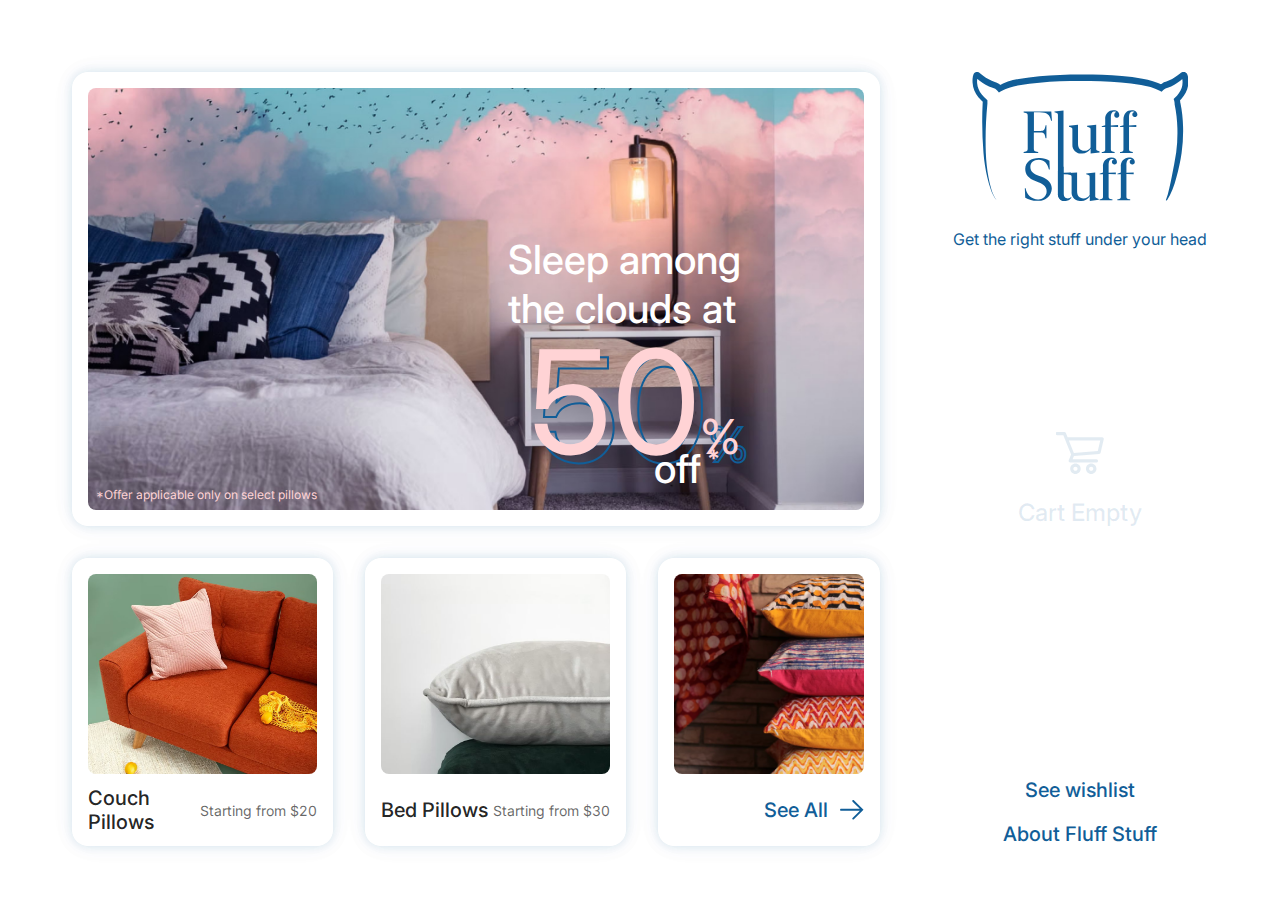
<file: index.html>
<!DOCTYPE html>
<html lang="en">
  <head>
    <meta charset="UTF-8" />
    <meta http-equiv="X-UA-Compatible" content="IE=edge" />
    <meta name="viewport" content="width=device-width, initial-scale=1.0" />
    <link rel="stylesheet" href="./styles/style.css" />
    <script defer src="./scripts/main.js"></script>
    <title>Fluff Stuff | Artisan Pillows</title>
  </head>
  <body>
    <!-- The wrapper for the whole page -->
    <div class="wrapper">
      <!-- The content of the home page -->
      <div class="home-content">
        <!-- The discount banner -->
        <a href="./discounts.html" class="banner">
          <img
            src="./images/banner.jpg"
            alt="Discount banner image - Bedroom fading up into pink clouds"
          />
          <h2 class="banner-white-text" id="banner-1">
            Sleep among <br />
            the clouds at
          </h2>
          <h1 class="banner-2" id="banner-2-outline">50<span>%</span></h1>
          <h1 class="banner-2">50<span>%</span></h1>
          <h2 class="banner-white-text" id="banner-3">off<span>*</span></h2>
          <p class="disclaimer">*Offer applicable only on select pillows</p>
        </a>
        <!-- Featured product cards and See total catalogue link -->
        <div class="products">
          <a
            href="./product-details-couch.html"
            class="product-card"
            aria-label="Couch Pillow Product Card"
          >
            <img
              class="product-image"
              src="./images/couch.jpg"
              alt="Pink couch pillow on a red couch"
            />
            <div class="label">
              <h1>Couch Pillows</h1>
              <p>Starting from $20</p>
            </div>
          </a>
          <a
            href="./product-details-bed.html"
            class="product-card"
            aria-label="Bed Pillow Product Card"
          >
            <img
              class="product-image"
              src="./images/bed.jpg"
              alt="Gray bed pillow"
            />
            <div class="label">
              <h1>Bed Pillows</h1>
              <p>Starting from $30</p>
            </div>
          </a>
          <!-- The catalogue card -->
          <a
            href="./product-browsing.html"
            class="product-card see-all"
            aria-label="See All Products Card"
          >
            <img
              class="product-image"
              src="./images/see_all.jpg"
              alt="Various pillows stacked on top of each other"
            />
            <div class="label">
              <h1>See All</h1>
              <img src="./images/Arrow.svg" alt="Arrow Icon" />
            </div>
          </a>
        </div>
      </div>
      <!-- Global navigation -->
      <nav>
        <div class="header">
          <a href="#" aria-label="Logo Button to Homepage"
            ><div id="logo">
              <img src="./images/Logo.svg" alt="Fluff Stuff Logo" /></div
          ></a>
          <p id="sub-title">Get the right stuff under your head</p>
        </div>
        <div class="cart">
          <img id="cart-image" src="./images/Cart.svg" alt="Empty Cart Icon" />
          <h2 id="cart-status">Cart Empty</h2>
          <a href="cart.html"><button id="go-to-cart">Go to cart</button></a>
        </div>
        <div class="about-section">
          <a
            href="./wishlist.html"
            class="link home-nav-link"
            aria-label="Link to Wishlist Page"
            >See wishlist</a
          >
          <a
            href="./about.html"
            class="link home-nav-link"
            aria-label="Link to about Section"
            >About Fluff Stuff</a
          >
        </div>
      </nav>
    </div>
  </body>
</html>
</file>
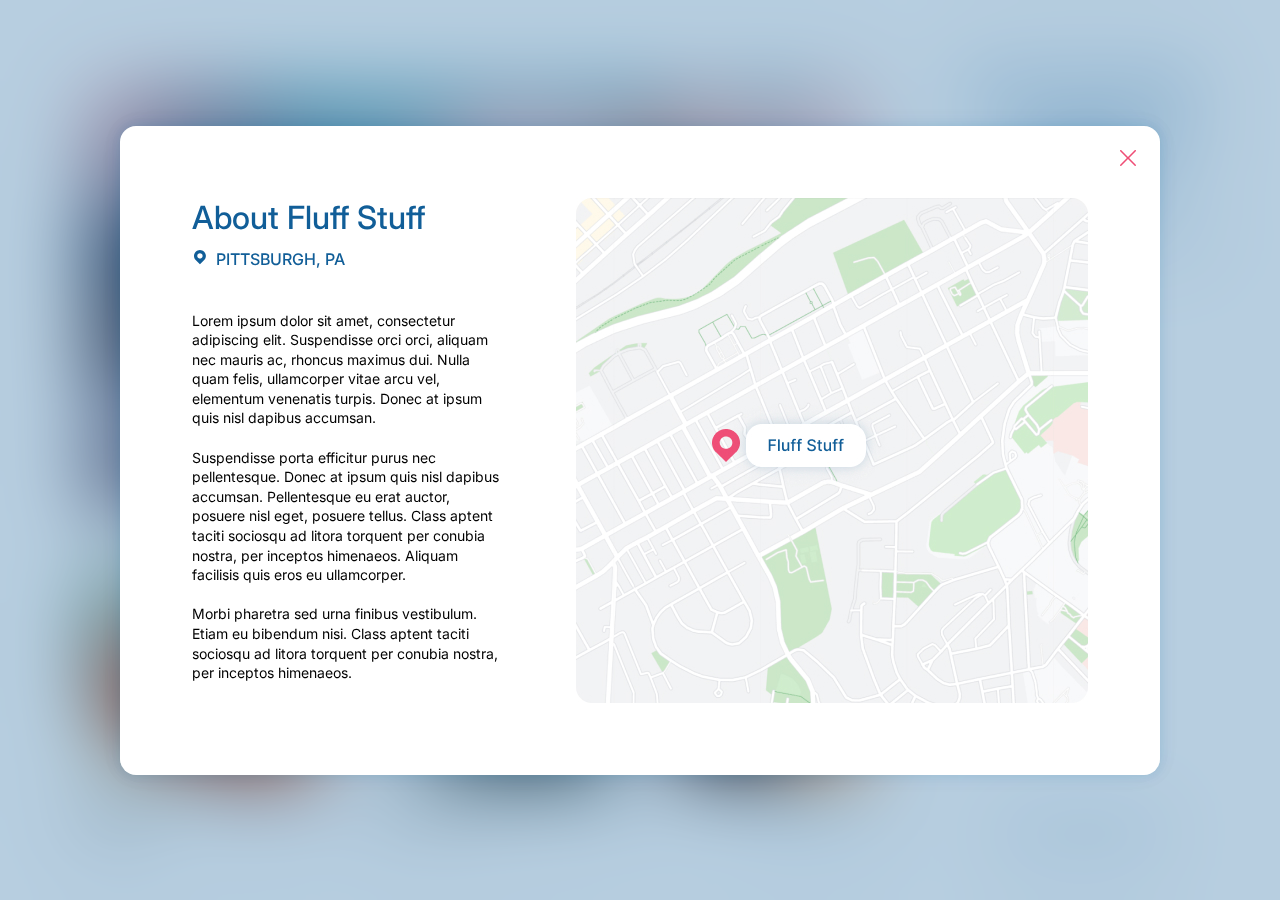
<file: about.html>
<!DOCTYPE html>
<html lang="en">
  <head>
    <meta charset="UTF-8" />
    <meta http-equiv="X-UA-Compatible" content="IE=edge" />
    <meta name="viewport" content="width=device-width, initial-scale=1.0" />
    <link rel="stylesheet" href="./styles/style.css" />
    <script defer src="./scripts/about.js"></script>
    <title>Fluff Stuff | About</title>
  </head>
  <body>
    <!-- The wrapper for the whole page -->
    <div class="wrapper">
      <!-- The content of the home page -->
      <div class="home-content">
        <!-- The discount banner -->
        <div class="banner">
          <img
            src="./images/banner.jpg"
            alt="Discount banner image - Bedroom fading up into pink clouds"
          />
          <h2 class="banner-white-text" id="banner-1">
            Sleep among <br />
            the clouds at
          </h2>
          <h1 class="banner-2" id="banner-2-outline">50<span>%</span></h1>
          <h1 class="banner-2">50<span>%</span></h1>
          <h2 class="banner-white-text" id="banner-3">off<span>*</span></h2>
          <p class="disclaimer">*Offer applicable only on select pillows</p>
        </div>
        <!-- Featured product cards and See total catalogue link -->
        <div class="products">
          <a
            href="./product-details-couch.html"
            class="product-card"
            aria-label="Couch Pillow Product Card"
          >
            <img
              class="product-image"
              src="./images/couch.jpg"
              alt="Pink couch pillow on a red couch"
            />
            <div class="label">
              <h1>Couch Pillows</h1>
              <p>Starting from $20</p>
            </div>
          </a>
          <a
            href="./product-details-bed.html"
            class="product-card"
            aria-label="Bed Pillow Product Card"
          >
            <img
              class="product-image"
              src="./images/bed.jpg"
              alt="Gray bed pillow"
            />
            <div class="label">
              <h1>Bed Pillows</h1>
              <p>Starting from $30</p>
            </div>
          </a>
          <!-- The catalogue card -->
          <a
            href="./product-browsing.html"
            class="product-card see-all"
            aria-label="See All Products Card"
          >
            <img
              class="product-image"
              src="./images/see_all.jpg"
              alt="Various pillows stacked on top of each other"
            />
            <div class="label">
              <h1>See All</h1>
              <img src="./images/Arrow.svg" alt="Arrow Icon" />
            </div>
          </a>
        </div>
      </div>
      <!-- Global navigation -->

      <div id="about-modal">
        <div class="about-card">
          <div class="about-data">
            <h1>About Fluff Stuff</h1>
            <div class="about-location">
              <img src="./images/location-marker.svg" alt="Map Marker Icon" />
              <p>PITTSBURGH, PA</p>
            </div>
            <p class="about-textblock">
              Lorem ipsum dolor sit amet, consectetur adipiscing elit.
              Suspendisse orci orci, aliquam nec mauris ac, rhoncus maximus dui.
              Nulla quam felis, ullamcorper vitae arcu vel, elementum venenatis
              turpis. Donec at ipsum quis nisl dapibus accumsan. <br />
              <br />
              Suspendisse porta efficitur purus nec pellentesque. Donec at ipsum
              quis nisl dapibus accumsan. Pellentesque eu erat auctor, posuere
              nisl eget, posuere tellus. Class aptent taciti sociosqu ad litora
              torquent per conubia nostra, per inceptos himenaeos. Aliquam
              facilisis quis eros eu ullamcorper. <br />
              <br />
              Morbi pharetra sed urna finibus vestibulum. Etiam eu bibendum
              nisi. Class aptent taciti sociosqu ad litora torquent per conubia
              nostra, per inceptos himenaeos.
            </p>
          </div>
          <img src="./images/map.jpg" alt="" class="map" />
          <a href="#" id="close-modal" aria-label="Link to close the Modal"
            ><img src="./images/close-icon.svg" alt="Close Icon for the Modal"
          /></a>
        </div>
      </div>
      <nav>
        <div class="header">
          <a href="#" aria-label="Logo Button to Homepage"
            ><div id="logo">
              <img src="./images/Logo.svg" alt="Fluff Stuff Logo" /></div
          ></a>
          <p id="sub-title">Get the right stuff under your head</p>
        </div>
        <div class="cart">
          <img id="cart-image" src="./images/Cart.svg" alt="Empty Cart Icon" />
          <h2 id="cart-status">Cart Empty</h2>
          <a href="cart.html"><button id="go-to-cart">Go to cart</button></a>
        </div>
        <div class="about-section">
          <a href="./about.html" class="link" aria-label="Link to about Section"
            >About Fluff Stuff</a
          >
        </div>
      </nav>
    </div>
  </body>
</html>
</file>
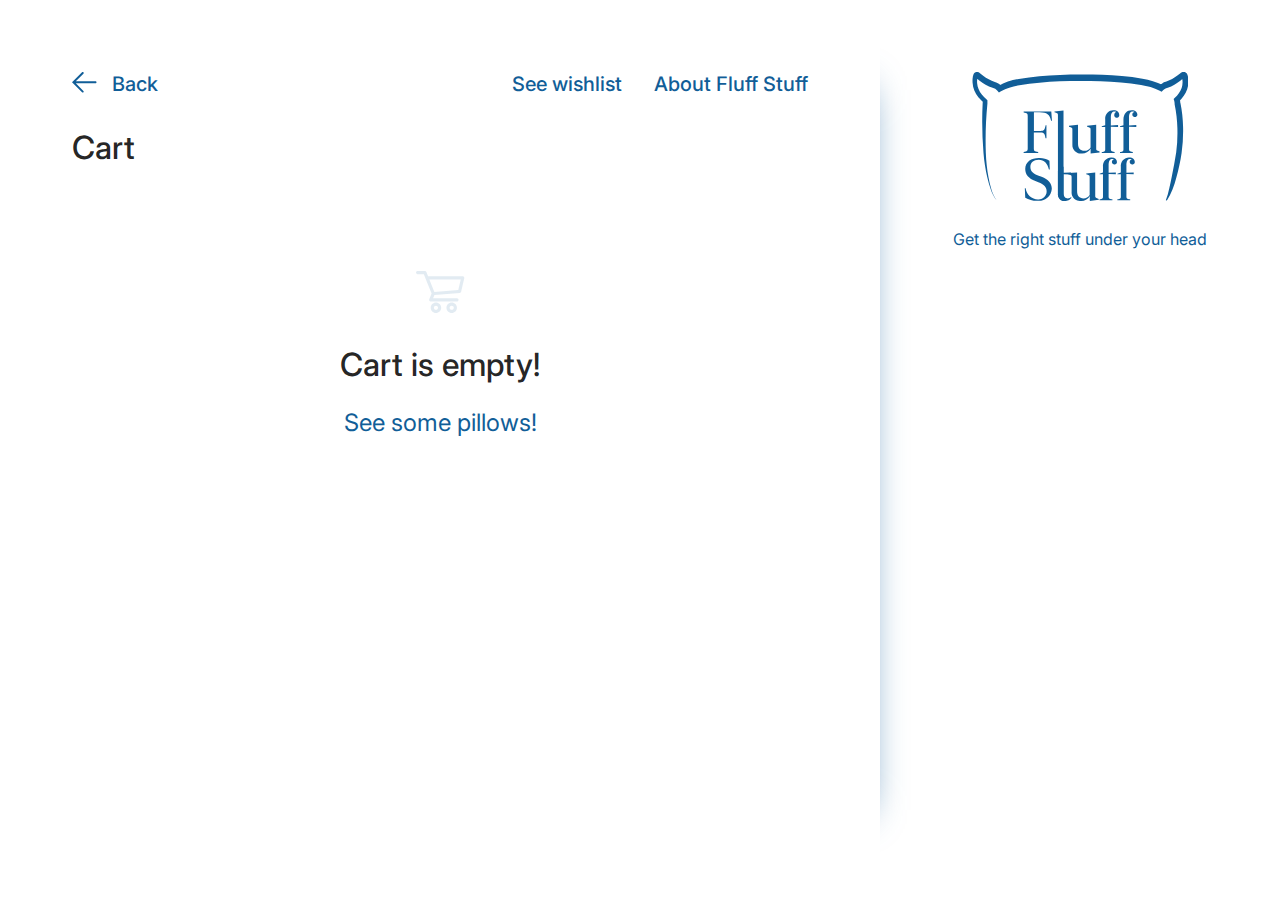
<file: cart.html>
<!DOCTYPE html>
<html lang="en">
  <head>
    <meta charset="UTF-8" />
    <meta http-equiv="X-UA-Compatible" content="IE=edge" />
    <meta name="viewport" content="width=device-width, initial-scale=1.0" />
    <link rel="stylesheet" href="./styles/style.css" />
    <script defer src="./scripts/cart.js"></script>
    <title>Fluff Stuff | All Products</title>
  </head>
  <body>
    <!-- The wrapper for the whole page -->
    <div class="wrapper">
      <!-- The content of the product listing page -->

      <div class="shopping-cart-content">
        <div class="top-bar">
          <a href="#" class="back-link" aria-label="Link back to home"
            ><img src="./images/Back_Arrow.svg" alt="Back Arrow" />
            <p>Back</p>
          </a>

          <a
            href="./wishlist.html"
            class="link"
            aria-label="Link to Wishlist Page"
            >See wishlist
          </a>
          <a href="./about.html" class="link" aria-label="Link to About Page"
            >About Fluff Stuff
          </a>
        </div>
        <div class="shadow-element"></div>
        <h1 id="page-title">Cart</h1>
        <div id="cart-header">
          <h2 id="cart-label-item" class="cart-label">Item</h2>
          <h2 id="cart-label-quantity" class="cart-label">Quantity</h2>
          <h2 id="cart-label-subtotal" class="cart-label">Subtotal</h2>
        </div>
        <div id="cart-body"></div>

        <div id="cart-total-block">
          <h2 id="final-subtotal">Subtotal</h2>
          <h2 id="final-sub-amount">Amount</h2>
          <h2 id="final-delivery">Delivery Charges</h2>
          <h2 id="final-delivery-amount">$9.99</h2>
          <h2 id="final-tax">Tax</h2>
          <h2 id="final-tax-amount">$9.99</h2>
          <div class="total">
            <h1 id="final-total">Total</h1>
            <h1 id="final-total-amount">Amount</h1>
          </div>

          <a href="#"><button id="checkout">Checkout</button></a>
        </div>
        <div id="cart-empty-display">
          <img id="cart-image" src="./images/Cart.svg" alt="Empty Cart" />
          <h1>Cart is empty!</h1>
          <a href="product-browsing.html"><h2>See some pillows!</h2></a>
        </div>
      </div>
      <!-- The global navigation -->
      <nav>
        <div class="header">
          <a href="./index.html" aria-label="Link to Home"
            ><div id="logo">
              <img src="./images/Logo.svg" alt="Fluff Stuff" /></div
          ></a>
          <p id="sub-title">Get the right stuff under your head</p>
        </div>
      </nav>
    </div>
  </body>
</html>
</file>
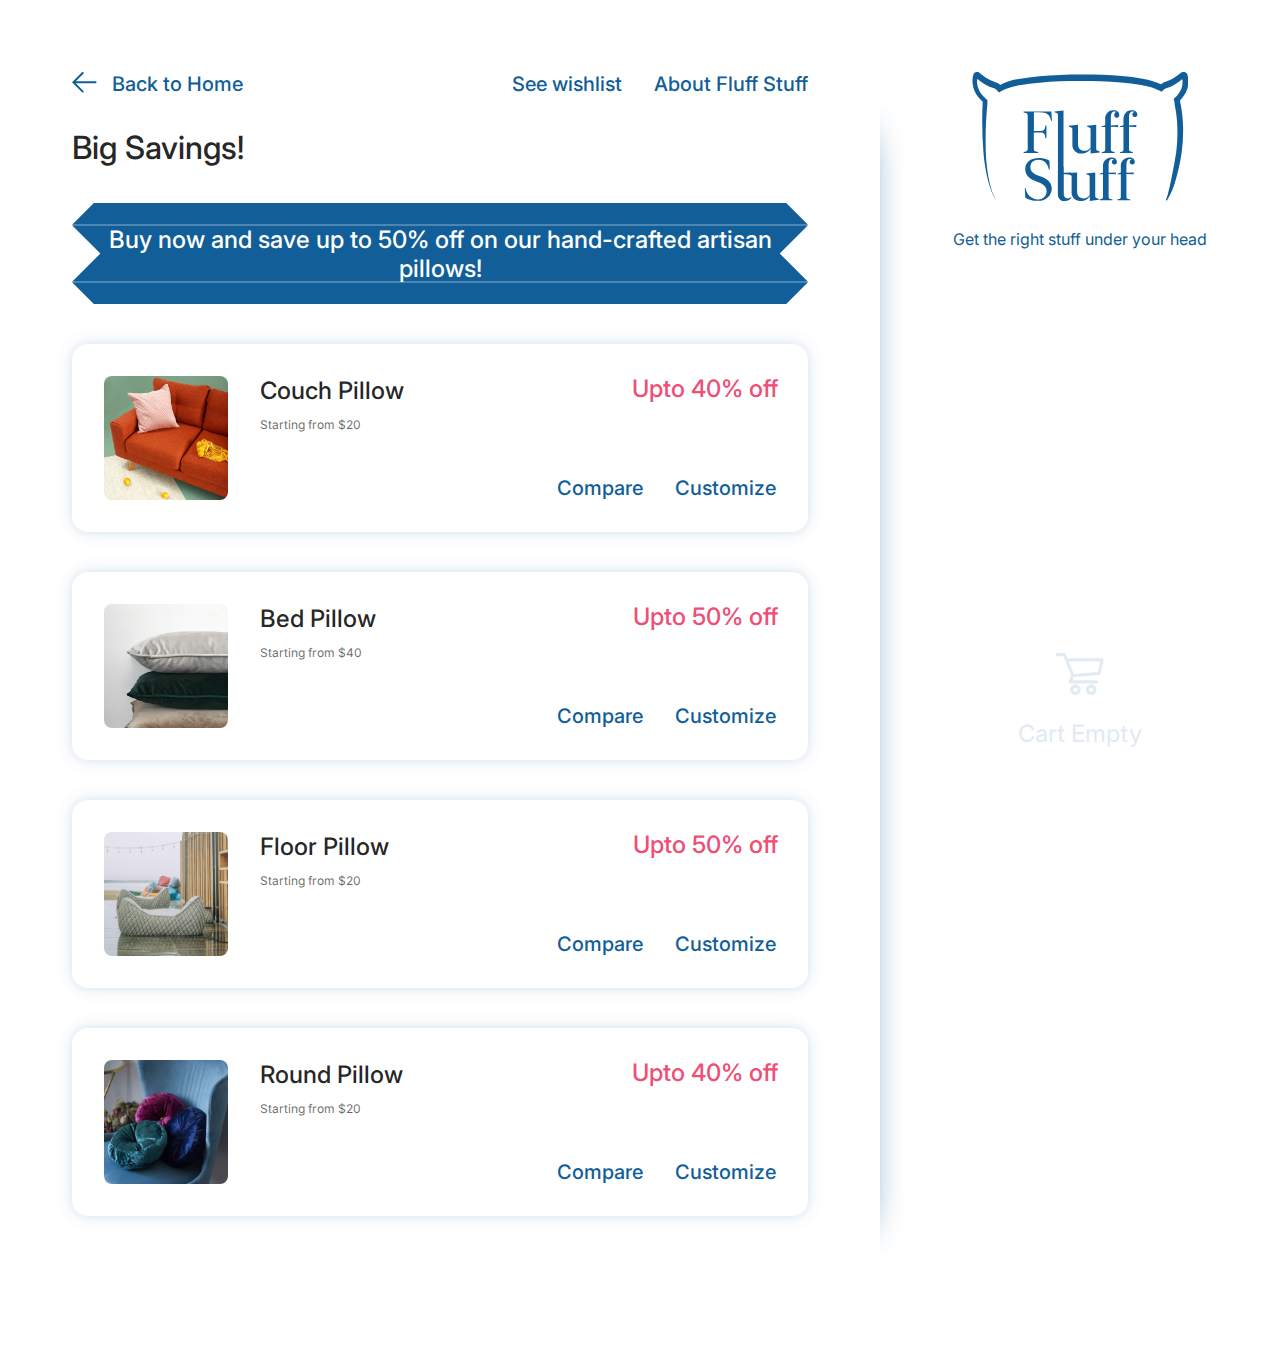
<file: discounts.html>
<!DOCTYPE html>
<html lang="en">
  <head>
    <meta charset="UTF-8" />
    <meta http-equiv="X-UA-Compatible" content="IE=edge" />
    <meta name="viewport" content="width=device-width, initial-scale=1.0" />
    <link rel="stylesheet" href="./styles/style.css" />
    <script defer src="./scripts/main.js"></script>
    <title>Fluff Stuff | Discounts</title>
  </head>
  <body>
    <!-- The wrapper for the whole page -->
    <div class="wrapper">
      <!-- The content of the product listing page -->
      <div class="product-listing-content">
        <div class="top-bar">
          <a
            href="./index.html"
            class="back-link"
            aria-label="Link back to home"
            ><img src="./images/Back_Arrow.svg" alt="Back Arrow" />
            <p>Back to Home</p>
          </a>
          <a
            href="./wishlist.html"
            class="link"
            aria-label="Link to Wishlist Page"
            >See wishlist
          </a>
          <a href="./about.html" class="link" aria-label="Link to About Page"
            >About Fluff Stuff
          </a>
        </div>
        <h1 id="page-title">Big Savings!</h1>
        <div class="discount-banner">
          <p>
            Buy now and save up to 50% off on our hand-crafted artisan pillows!
          </p>
        </div>
        <!-- Content listing cards -->
        <div class="shadow-element"></div>
        <div class="discount-listing-block">
          <div class="discount-listing-card">
            <img
              class="discount-listing-image"
              src="./images/couch.jpg"
              alt="Couch Pillows"
            />
            <div class="product-info">
              <!-- The card image -->
              <h2 class="discount-card-title">Couch Pillow</h2>
              <!-- Card title and info-->
              <p class="discount-price">Starting from $20</p>
              <p class="discount-offer">Upto 40% off</p>
            </div>
            <div class="card-link">
              <a href="#" class="link" aria-label="Link to Compare Couch Pillow"
                >Compare</a
              >
              <a
                href="./product-details-couch.html"
                class="link"
                aria-label="Link to Customize Couch Pillow"
                >Customize</a
              >
            </div>
          </div>
          <div class="discount-listing-card">
            <img
              class="discount-listing-image"
              src="./images/bed.jpg"
              alt="Bed Pillows"
            />
            <div class="product-info">
              <!-- The card image -->
              <h2 class="discount-card-title">Bed Pillow</h2>
              <!-- Card title and info-->
              <p class="discount-price">Starting from $40</p>
              <p class="discount-offer">Upto 50% off</p>
            </div>
            <div class="card-link">
              <a href="#" class="link" aria-label="Link to Compare Couch Pillow"
                >Compare</a
              >
              <a
                href="./product-details-bed.html"
                class="link"
                aria-label="Link to Customize Couch Pillow"
                >Customize</a
              >
            </div>
          </div>
          <div class="discount-listing-card">
            <img
              class="discount-listing-image"
              src="./images/floor.jpg"
              alt="Floor Pillows"
            />
            <div class="product-info">
              <!-- The card image -->
              <h2 class="discount-card-title">Floor Pillow</h2>
              <!-- Card title and info-->
              <p class="discount-price">Starting from $20</p>
              <p class="discount-offer">Upto 50% off</p>
            </div>
            <div class="card-link">
              <a href="#" class="link" aria-label="Link to Compare Couch Pillow"
                >Compare</a
              >
              <a
                href="./product-details-floor.html"
                class="link"
                aria-label="Link to Customize Couch Pillow"
                >Customize</a
              >
            </div>
          </div>
          <div class="discount-listing-card">
            <img
              class="discount-listing-image"
              src="./images/round.jpg"
              alt="Round Pillows"
            />
            <div class="product-info">
              <!-- The card image -->
              <h2 class="discount-card-title">Round Pillow</h2>
              <!-- Card title and info-->
              <p class="discount-price">Starting from $20</p>
              <p class="discount-offer">Upto 40% off</p>
            </div>
            <div class="card-link">
              <a href="#" class="link" aria-label="Link to Compare Couch Pillow"
                >Compare</a
              >
              <a
                href="./product-details-round.html"
                class="link"
                aria-label="Link to Customize Couch Pillow"
                >Customize</a
              >
            </div>
          </div>
        </div>
      </div>
      <!-- The global navigation -->
      <nav>
        <div class="header">
          <a href="./index.html" aria-label="Link to Home"
            ><div id="logo">
              <img src="./images/Logo.svg" alt="Fluff Stuff" /></div
          ></a>
          <p id="sub-title">Get the right stuff under your head</p>
        </div>
        <div class="cart">
          <img id="cart-image" src="./images/Cart.svg" alt="Empty Cart" />
          <h2 id="cart-status">Cart Empty</h2>
          <a href="cart.html"><button id="go-to-cart">Go to cart</button></a>
        </div>
      </nav>
    </div>
  </body>
</html>
</file>
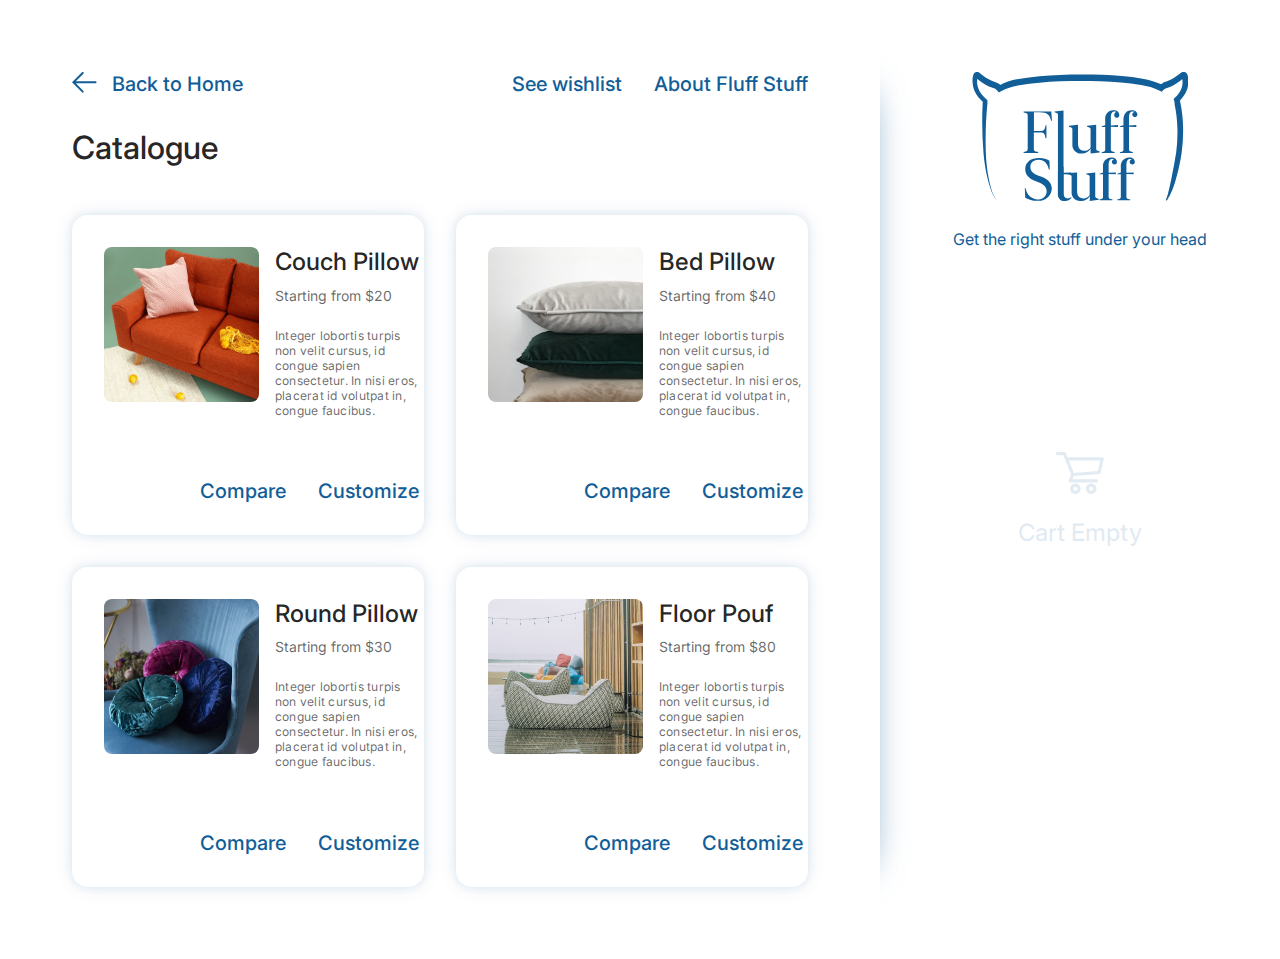
<file: product-browsing.html>
<!DOCTYPE html>
<html lang="en">
  <head>
    <meta charset="UTF-8" />
    <meta http-equiv="X-UA-Compatible" content="IE=edge" />
    <meta name="viewport" content="width=device-width, initial-scale=1.0" />
    <link rel="stylesheet" href="./styles/style.css" />
    <script defer src="./scripts/product-browsing.js"></script>
    <title>Fluff Stuff | All Products</title>
  </head>
  <body>
    <!-- The wrapper for the whole page -->
    <div class="wrapper">
      <!-- The content of the product listing page -->
      <div class="product-listing-content">
        <div class="top-bar">
          <a
            href="./index.html"
            class="back-link"
            aria-label="Link back to home"
            ><img src="./images/Back_Arrow.svg" alt="Back Arrow" />
            <p>Back to Home</p>
          </a>

          <a
            href="./wishlist.html"
            class="link"
            aria-label="Link to Wishlist Page"
            >See wishlist
          </a>
          <a href="./about.html" class="link" aria-label="Link to About Page"
            >About Fluff Stuff
          </a>
        </div>

        <h1 id="page-title">Catalogue</h1>
        <!-- Content listing cards -->
        <div class="shadow-element"></div>
        <div class="product-listing-block">
          <div class="product-listing-card" id="couch">
            <img
              class="product-listing-image"
              src="./images/couch.jpg"
              alt="Couch Pillows"
            />
            <div class="product-info">
              <!-- The card image -->
              <h2 class="card-title">Couch Pillow</h2>
              <!-- Card title and info-->
              <p class="product-price">Starting from $20</p>
              <p class="product-content">
                Integer lobortis turpis non velit cursus, id congue sapien
                consectetur. In nisi eros, placerat id volutpat in, congue
                faucibus.
              </p>
            </div>
            <div class="card-link">
              <a href="#" class="link" aria-label="Link to Compare Couch Pillow"
                >Compare</a
              >
              <a
                href="./product-details-couch.html"
                class="link"
                aria-label="Link to Customize Couch Pillow"
                >Customize</a
              >
            </div>
          </div>
          <div class="product-listing-card" id="bed">
            <!-- The card image -->
            <img
              class="product-listing-image"
              src="./images/bed.jpg"
              alt="Bed Pillows"
            />
            <div class="product-info">
              <!-- Card title and info -->
              <h2 class="card-title">Bed Pillow</h2>
              <p class="product-price">Starting from $40</p>
              <p class="product-content">
                Integer lobortis turpis non velit cursus, id congue sapien
                consectetur. In nisi eros, placerat id volutpat in, congue
                faucibus.
              </p>
            </div>
            <div class="card-link">
              <a href="#" class="link" aria-label="Link to Compare Bed Pillows"
                >Compare</a
              >
              <a
                href="./product-details-bed.html"
                class="link"
                aria-label="Link to Customize Bed Pillows"
                >Customize</a
              >
            </div>
          </div>
          <div class="product-listing-card" id="round">
            <!-- The card image -->
            <img
              class="product-listing-image"
              src="./images/round.jpg"
              alt="Round Pillows"
            />
            <div class="product-info">
              <!-- Card title and info-->
              <h2 class="card-title">Round Pillow</h2>
              <p class="product-price">Starting from $30</p>
              <p class="product-content">
                Integer lobortis turpis non velit cursus, id congue sapien
                consectetur. In nisi eros, placerat id volutpat in, congue
                faucibus.
              </p>
            </div>
            <div class="card-link">
              <a
                href="#"
                class="link"
                aria-label="Link to Compare Round Pillows"
                >Compare</a
              >
              <a
                href="./product-details-round.html"
                class="link"
                aria-label="Link to Customize Round Pillows"
                >Customize</a
              >
            </div>
          </div>
          <div class="product-listing-card" id="floor">
            <!-- The card image -->
            <img
              class="product-listing-image"
              src="./images/floor.jpg"
              alt="Floor Poufs"
            />
            <div class="product-info">
              <!-- Card title and info-->
              <h2 class="card-title">Floor Pouf</h2>
              <p class="product-price">Starting from $80</p>
              <p class="product-content">
                Integer lobortis turpis non velit cursus, id congue sapien
                consectetur. In nisi eros, placerat id volutpat in, congue
                faucibus.
              </p>
            </div>
            <div class="card-link">
              <a href="#" class="link" aria-label="Link to Compare Floor Poufs"
                >Compare</a
              >
              <a
                href="./product-details-floor.html"
                class="link"
                aria-label="Link to Customize Floor Poufs"
                >Customize</a
              >
            </div>
          </div>
        </div>
      </div>
      <!-- The global navigation -->
      <nav>
        <div class="header">
          <a href="./index.html" aria-label="Link to Home"
            ><div id="logo">
              <img src="./images/Logo.svg" alt="Fluff Stuff" /></div
          ></a>
          <p id="sub-title">Get the right stuff under your head</p>
        </div>
        <div class="cart">
          <img id="cart-image" src="./images/Cart.svg" alt="Empty Cart" />
          <h2 id="cart-status">Cart Empty</h2>
          <a href="cart.html"><button id="go-to-cart">Go to cart</button></a>
        </div>
      </nav>
    </div>
  </body>
</html>
</file>
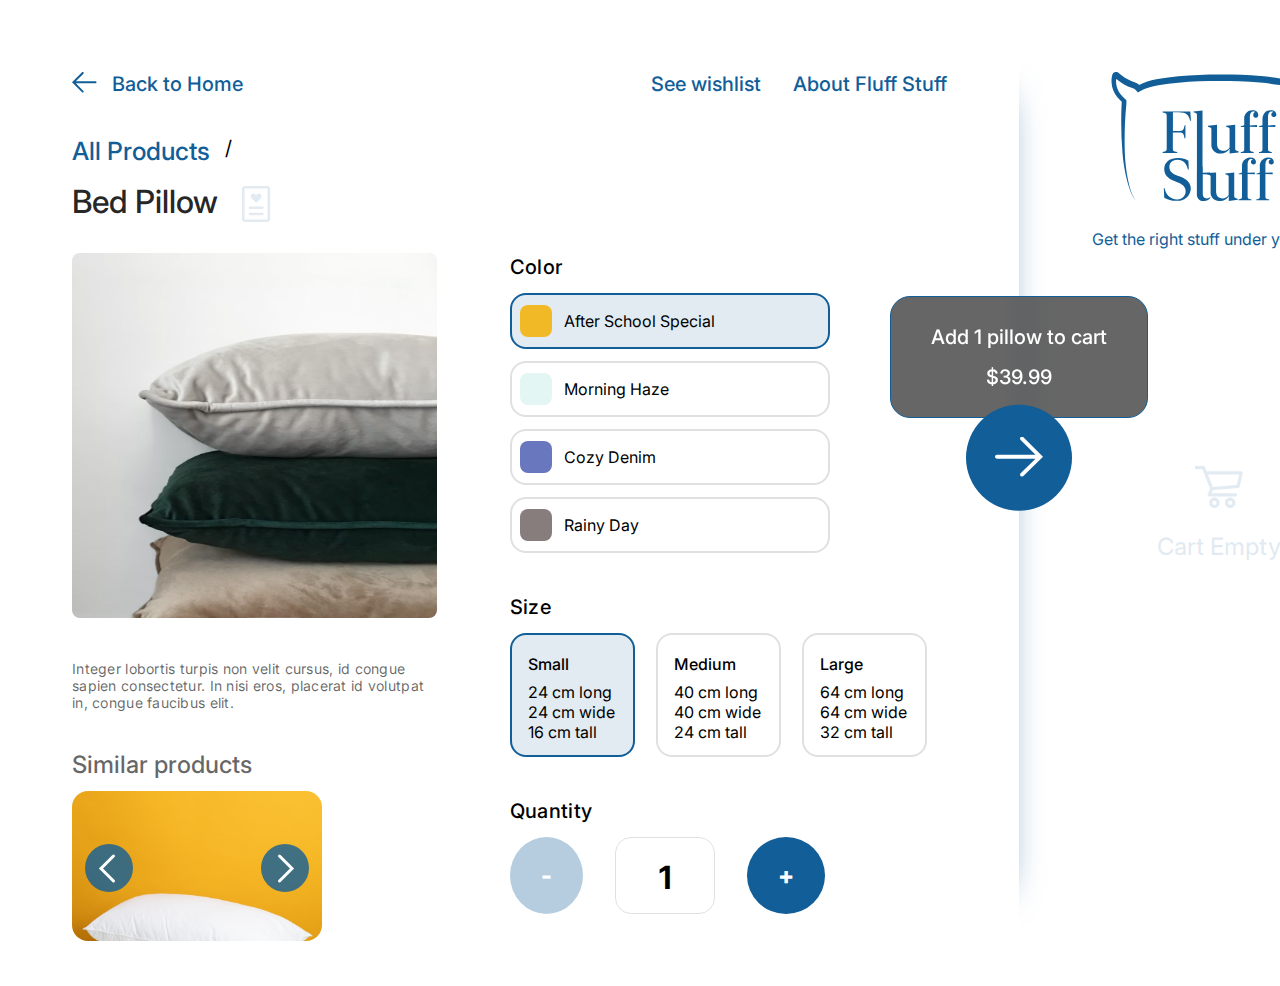
<file: product-details-bed.html>
<!DOCTYPE html>
<html lang="en">
  <head>
    <meta charset="UTF-8" />
    <meta http-equiv="X-UA-Compatible" content="IE=edge" />
    <meta name="viewport" content="width=device-width, initial-scale=1.0" />
    <link rel="stylesheet" href="./styles/style.css" />
    <script defer src="./scripts/product-details.js"></script>
    <title>Fluff Stuff | Bed Pillows</title>
  </head>
  <body>
    <!-- The wrapper for the whole page -->
    <div class="wrapper">
      <!-- The contents of the details page -->

      <div class="product-details-content">
        <div class="top-bar">
          <a
            href="./index.html"
            class="back-link"
            aria-label="Link back to Home"
            ><img src="./images/Back_Arrow.svg" alt="Back Arrow Icon" />
            <p>Back to Home</p>
          </a>
          <a
            href="./wishlist.html"
            class="link"
            aria-label="Link to Wishlist Page"
            >See wishlist
          </a>
          <a href="./about.html" class="link" aria-label="Link to About page"
            >About Fluff Stuff
          </a>
        </div>
        <!-- Breadcrumb navigation to establish the layout of the information architecture. -->
        <div class="breadcrumbs">
          <a
            href="./product-browsing.html"
            class="link"
            aria-label="Link to All Products"
            >All Products</a
          >
          <p>/</p>
        </div>
        <div class="shadow-element"></div>
        <div id="title-block">
          <h1 id="details-title">Bed Pillow</h1>
          <img
            src="./images/wishlist-inactive.svg"
            alt="Wishlist Icon"
            id="wishlist"
          />
        </div>
        <div class="details-container">
          <!-- Product details info -->
          <div class="details-data">
            <img
              class="details-image"
              src="./images/bed.jpg"
              alt="Image of dark red couch pillows"
            />

            <p class="details-content">
              Integer lobortis turpis non velit cursus, id congue sapien
              consectetur. In nisi eros, placerat id volutpat in, congue
              faucibus elit.
            </p>
            <div class="details-carousel">
              <h1>Similar products</h1>

              <img
                src="./images/carousel-1.jpg"
                alt="Carousel image"
                id="carousel-image"
              />
              <button id="carousel-next">
                <img
                  src="./images/carousel-next.svg"
                  alt="carousel previous"
                  id="carousel-next-icon"
                />
              </button>
              <button id="carousel-prev">
                <img
                  src="./images/carousel-prev.svg"
                  alt="carousel previous"
                  id="carousel-prev-icon"
                />
              </button>
            </div>
          </div>
          <!-- Product customization options -->
          <div class="details-options">
            <div class="details-color">
              <h2>Color</h2>
              <div class="color-options">
                <div class="container">
                  <input
                    type="radio"
                    name="color-picker"
                    id="after-school-special"
                    aria-label="After School Special"
                    checked
                  />
                  <label for="after-school-special"
                    ><span class="colorbox afterschool"></span>
                    <span>After School Special</span></label
                  >
                </div>

                <div class="container">
                  <input
                    type="radio"
                    name="color-picker"
                    id="morning-haze"
                    aria-label="Morning Haze"
                  />
                  <label for="morning-haze"
                    ><span class="colorbox morninghaze"></span>
                    <span>Morning Haze</span></label
                  >
                </div>

                <div class="container">
                  <input
                    type="radio"
                    name="color-picker"
                    id="cozy-denim"
                    aria-label="Cozy Denim"
                  />
                  <label for="cozy-denim"
                    ><span class="colorbox cozydenim"></span>
                    <span>Cozy Denim</span></label
                  >
                </div>

                <div class="container">
                  <input
                    type="radio"
                    name="color-picker"
                    id="rainy-day"
                    aria-label="Rainy Day"
                  />
                  <label for="rainy-day"
                    ><span class="colorbox rainyday"></span>
                    <span>Rainy Day</span></label
                  >
                </div>
              </div>
            </div>
            <div class="details-size">
              <h2>Size</h2>
              <div class="size-options">
                <div class="container size-container">
                  <input
                    type="radio"
                    name="size-picker"
                    id="Small"
                    aria-label="Small Size"
                    checked
                  />
                  <label class="size-label" for="Small">
                    <span class="size-title">Small</span>
                    <span>24 cm long 24 cm wide 16 cm tall</span></label
                  >
                </div>

                <div class="container size-container">
                  <input
                    type="radio"
                    name="size-picker"
                    id="Medium"
                    aria-label="Medium Size"
                  />
                  <label class="size-label" for="Medium"
                    ><span class="size-title">Medium </span>
                    <span>40 cm long 40 cm wide 24 cm tall</span></label
                  >
                </div>

                <div class="container size-container">
                  <input
                    type="radio"
                    name="size-picker"
                    id="Large"
                    aria-label="Large Size"
                  />
                  <label class="size-label" for="Large"
                    ><span class="size-title">Large</span>
                    <span>64 cm long 64 cm wide 32 cm tall</span></label
                  >
                </div>
              </div>
            </div>
            <div class="details-quantity">
              <h2>Quantity</h2>
              <div class="quantity-unit">
                <button class="decrease" aria-label="Decrease Quantity">
                  -
                </button>
                <h1 id="quantity-value">1</h1>
                <button class="increase" aria-label="Increase Quantity">
                  +
                </button>
              </div>
            </div>
          </div>
        </div>
        <!-- Add to cart unit -->
        <div class="add-to-cart">
          <h2 id="add-to-cart-text">
            Add 1 pillow to cart <br />
            $27.99
          </h2>
          <button id="add-to-cart-button" aria-label="Add to cart">
            <img
              src="./images/white_arrow.svg"
              alt="White forward arrow icon"
            />
          </button>
        </div>
      </div>

      <!-- Global navigation -->
      <nav>
        <div class="header">
          <a href="./index.html" aria-label="Link to Home"
            ><div id="logo">
              <img src="./images/Logo.svg" alt="Fluff Stuff" /></div
          ></a>
          <p id="sub-title">Get the right stuff under your head</p>
        </div>
        <div class="cart">
          <img id="cart-image" src="./images/Cart.svg" alt="Empty Cart" />
          <h2 id="cart-status">Cart Empty</h2>
          <a href="cart.html"><button id="go-to-cart">Go to cart</button></a>
        </div>
      </nav>
    </div>
  </body>
</html>
</file>
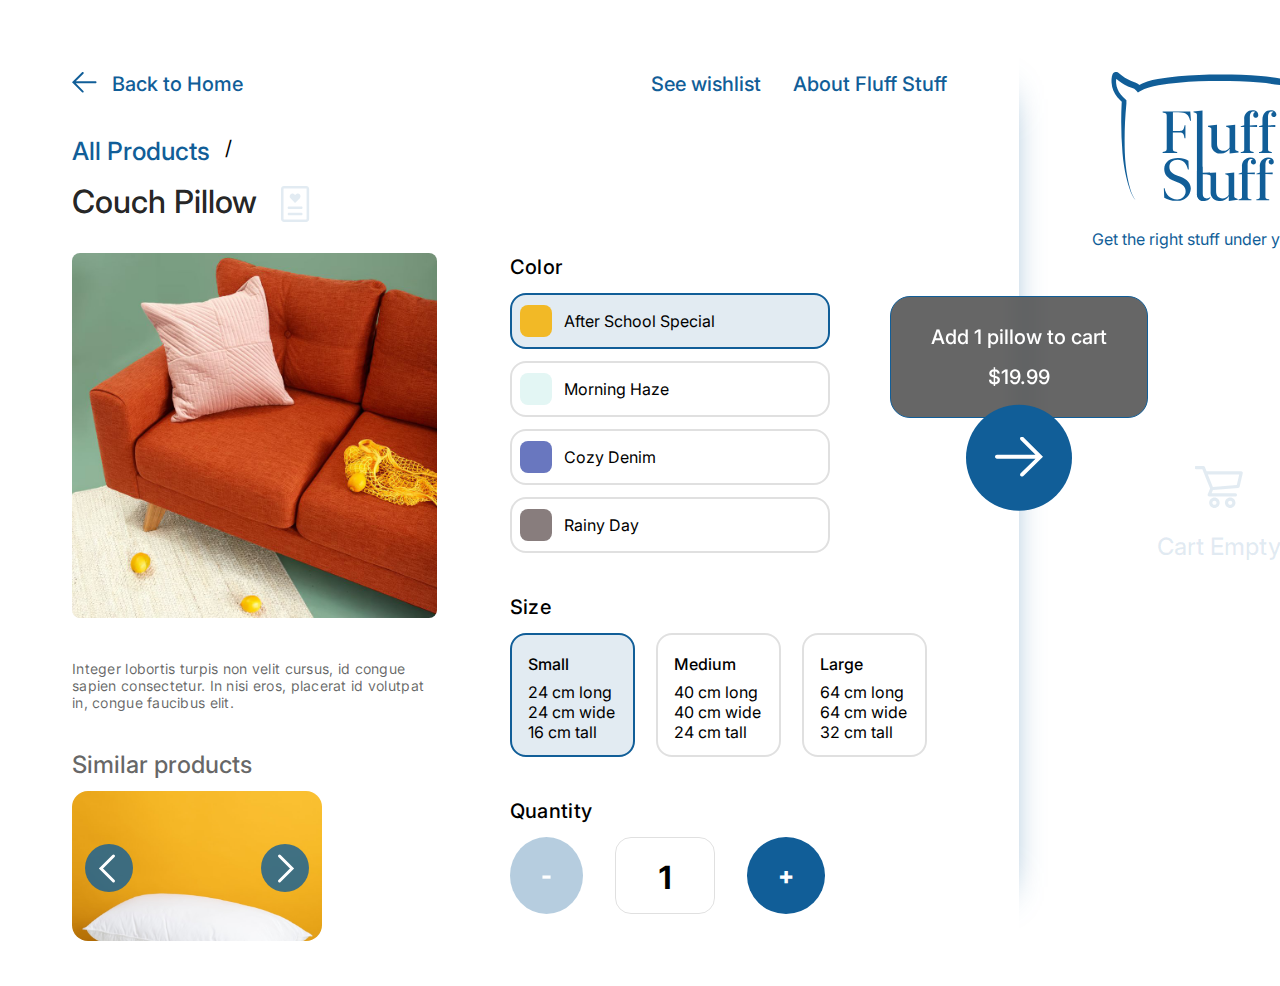
<file: product-details-couch.html>
<!DOCTYPE html>
<html lang="en">
  <head>
    <meta charset="UTF-8" />
    <meta http-equiv="X-UA-Compatible" content="IE=edge" />
    <meta name="viewport" content="width=device-width, initial-scale=1.0" />
    <link rel="stylesheet" href="./styles/style.css" />
    <script defer src="./scripts/product-details.js"></script>
    <title>Fluff Stuff | Couch Pillows</title>
  </head>
  <body>
    <!-- The wrapper for the whole page -->
    <div class="wrapper">
      <!-- The contents of the details page -->

      <div class="product-details-content">
        <div class="top-bar">
          <a
            href="./index.html"
            class="back-link"
            aria-label="Link back to Home"
            ><img src="./images/Back_Arrow.svg" alt="Back Arrow Icon" />
            <p>Back to Home</p>
          </a>

          <a
            href="./wishlist.html"
            class="link"
            aria-label="Link to Wishlist Page"
            >See wishlist</a
          >
          <a href="#" class="link" aria-label="Link to About page"
            >About Fluff Stuff
          </a>
        </div>

        <!-- Breadcrumb navigation to establish the layout of the information architecture. -->
        <div class="breadcrumbs">
          <a
            href="./product-browsing.html"
            class="link"
            aria-label="Link to All Products"
            >All Products</a
          >
          <p>/</p>
        </div>
        <div class="shadow-element"></div>
        <div id="title-block">
          <h1 id="details-title">Couch Pillow</h1>
          <img
            src="./images/wishlist-inactive.svg"
            alt="Wishlist Icon"
            id="wishlist"
          />
        </div>
        <div class="details-container">
          <!-- Product details info -->
          <div class="details-data">
            <img
              class="details-image"
              src="./images/couch.jpg"
              alt="Image of dark red couch pillows"
            />
            <p class="details-content">
              Integer lobortis turpis non velit cursus, id congue sapien
              consectetur. In nisi eros, placerat id volutpat in, congue
              faucibus elit.
            </p>
            <div class="details-carousel">
              <h1>Similar products</h1>

              <img
                src="./images/carousel-1.jpg"
                alt="Carousel image"
                id="carousel-image"
              />
              <button id="carousel-next">
                <img
                  src="./images/carousel-next.svg"
                  alt="carousel previous"
                  id="carousel-next-icon"
                />
              </button>
              <button id="carousel-prev">
                <img
                  src="./images/carousel-prev.svg"
                  alt="carousel previous"
                  id="carousel-prev-icon"
                />
              </button>
            </div>
          </div>
          <!-- Product customization options -->
          <div class="details-options">
            <div class="details-color">
              <h2>Color</h2>
              <div class="color-options">
                <div class="container">
                  <input
                    type="radio"
                    name="color-picker"
                    id="after-school-special"
                    aria-label="After School Special"
                    checked
                  />
                  <label for="after-school-special"
                    ><span class="colorbox afterschool"></span>
                    <span>After School Special</span></label
                  >
                </div>

                <div class="container">
                  <input
                    type="radio"
                    name="color-picker"
                    id="morning-haze"
                    aria-label="Morning Haze"
                  />
                  <label for="morning-haze"
                    ><span class="colorbox morninghaze"></span>
                    <span>Morning Haze</span></label
                  >
                </div>

                <div class="container">
                  <input
                    type="radio"
                    name="color-picker"
                    id="cozy-denim"
                    aria-label="Cozy Denim"
                  />
                  <label for="cozy-denim"
                    ><span class="colorbox cozydenim"></span>
                    <span>Cozy Denim</span></label
                  >
                </div>

                <div class="container">
                  <input
                    type="radio"
                    name="color-picker"
                    id="rainy-day"
                    aria-label="Rainy Day"
                  />
                  <label for="rainy-day"
                    ><span class="colorbox rainyday"></span>
                    <span>Rainy Day</span></label
                  >
                </div>
              </div>
            </div>
            <div class="details-size">
              <h2>Size</h2>
              <div class="size-options">
                <div class="container size-container">
                  <input
                    type="radio"
                    name="size-picker"
                    id="Small"
                    aria-label="Small Size"
                    checked
                  />
                  <label class="size-label" for="Small">
                    <span class="size-title">Small</span>
                    <span>24 cm long 24 cm wide 16 cm tall</span></label
                  >
                </div>

                <div class="container size-container">
                  <input
                    type="radio"
                    name="size-picker"
                    id="Medium"
                    aria-label="Medium Size"
                  />
                  <label class="size-label" for="Medium"
                    ><span class="size-title">Medium </span>
                    <span>40 cm long 40 cm wide 24 cm tall</span></label
                  >
                </div>

                <div class="container size-container">
                  <input
                    type="radio"
                    name="size-picker"
                    id="Large"
                    aria-label="Large Size"
                  />
                  <label class="size-label" for="Large"
                    ><span class="size-title">Large</span>
                    <span>64 cm long 64 cm wide 32 cm tall</span></label
                  >
                </div>
              </div>
            </div>
            <div class="details-quantity">
              <h2>Quantity</h2>
              <div class="quantity-unit">
                <button class="decrease" aria-label="Decrease Quantity">
                  -
                </button>
                <h1 id="quantity-value">1</h1>
                <button class="increase" aria-label="Increase Quantity">
                  +
                </button>
              </div>
            </div>
          </div>
        </div>
        <!-- Add to cart unit -->
        <div class="add-to-cart">
          <h2 id="add-to-cart-text">
            Add 1 pillow to cart <br />
            $27.99
          </h2>
          <button id="add-to-cart-button" aria-label="Add to cart">
            <img
              src="./images/white_arrow.svg"
              alt="White forward arrow icon"
            />
          </button>
        </div>
      </div>
      <!-- Global navigation -->
      <nav>
        <div class="header">
          <a href="./index.html" aria-label="Link to Home"
            ><div id="logo">
              <img src="./images/Logo.svg" alt="Fluff Stuff" /></div
          ></a>
          <p id="sub-title">Get the right stuff under your head</p>
        </div>
        <div class="cart">
          <img id="cart-image" src="./images/Cart.svg" alt="Empty Cart" />
          <h2 id="cart-status">Cart Empty</h2>
          <a href="cart.html"><button id="go-to-cart">Go to cart</button></a>
        </div>
      </nav>
    </div>
  </body>
</html>
</file>
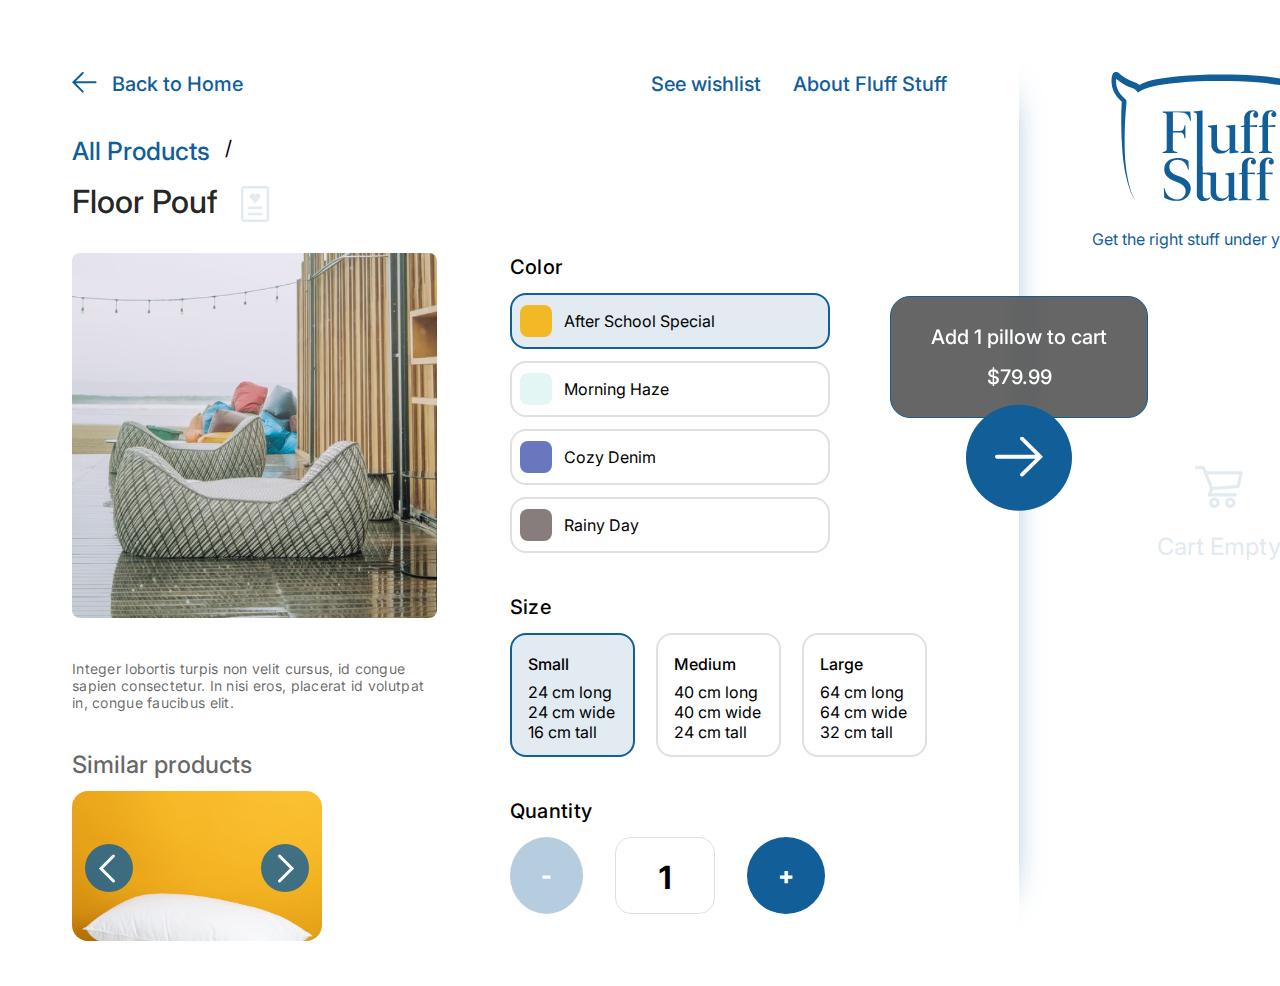
<file: product-details-floor.html>
<!DOCTYPE html>
<html lang="en">
  <head>
    <meta charset="UTF-8" />
    <meta http-equiv="X-UA-Compatible" content="IE=edge" />
    <meta name="viewport" content="width=device-width, initial-scale=1.0" />
    <link rel="stylesheet" href="./styles/style.css" />
    <script defer src="./scripts/product-details.js"></script>
    <title>Fluff Stuff | Floor Pouf</title>
  </head>
  <body>
    <!-- The wrapper for the whole page -->
    <div class="wrapper">
      <!-- The contents of the details page -->

      <div class="product-details-content">
        <div class="top-bar">
          <a
            href="./index.html"
            class="back-link"
            aria-label="Link back to Home"
            ><img src="./images/Back_Arrow.svg" alt="Back Arrow Icon" />
            <p>Back to Home</p>
          </a>
          <a
            href="./wishlist.html"
            class="link"
            aria-label="Link to Wishlist Page"
            >See wishlist</a
          >
          <a href="./about.html" class="link" aria-label="Link to About page"
            >About Fluff Stuff</a
          >
        </div>
        <!-- Breadcrumb navigation to establish the layout of the information architecture. -->
        <div class="breadcrumbs">
          <a
            href="./product-browsing.html"
            class="link"
            aria-label="Link to All Products"
            >All Products</a
          >
          <p>/</p>
        </div>
        <div class="shadow-element"></div>
        <div id="title-block">
          <h1 id="details-title">Floor Pouf</h1>
          <img
            src="./images/wishlist-inactive.svg"
            alt="Wishlist Icon"
            id="wishlist"
          />
        </div>
        <div class="details-container">
          <!-- Product details info -->
          <div class="details-data">
            <img
              class="details-image"
              src="./images/floor.jpg"
              alt="Image of dark red couch pillows"
            />
            <p class="details-content">
              Integer lobortis turpis non velit cursus, id congue sapien
              consectetur. In nisi eros, placerat id volutpat in, congue
              faucibus elit.
            </p>
            <div class="details-carousel">
              <h1>Similar products</h1>

              <img
                src="./images/carousel-1.jpg"
                alt="Carousel image"
                id="carousel-image"
              />
              <button id="carousel-next">
                <img
                  src="./images/carousel-next.svg"
                  alt="carousel previous"
                  id="carousel-next-icon"
                />
              </button>
              <button id="carousel-prev">
                <img
                  src="./images/carousel-prev.svg"
                  alt="carousel previous"
                  id="carousel-prev-icon"
                />
              </button>
            </div>
          </div>
          <!-- Product customization options -->
          <div class="details-options">
            <div class="details-color">
              <h2>Color</h2>
              <div class="color-options">
                <div class="container">
                  <input
                    type="radio"
                    name="color-picker"
                    id="after-school-special"
                    aria-label="After School Special"
                    checked
                  />
                  <label for="after-school-special"
                    ><span class="colorbox afterschool"></span>
                    <span>After School Special</span></label
                  >
                </div>

                <div class="container">
                  <input
                    type="radio"
                    name="color-picker"
                    id="morning-haze"
                    aria-label="Morning Haze"
                  />
                  <label for="morning-haze"
                    ><span class="colorbox morninghaze"></span>
                    <span>Morning Haze</span></label
                  >
                </div>

                <div class="container">
                  <input
                    type="radio"
                    name="color-picker"
                    id="cozy-denim"
                    aria-label="Cozy Denim"
                  />
                  <label for="cozy-denim"
                    ><span class="colorbox cozydenim"></span>
                    <span>Cozy Denim</span></label
                  >
                </div>

                <div class="container">
                  <input
                    type="radio"
                    name="color-picker"
                    id="rainy-day"
                    aria-label="Rainy Day"
                  />
                  <label for="rainy-day"
                    ><span class="colorbox rainyday"></span>
                    <span>Rainy Day</span></label
                  >
                </div>
              </div>
            </div>
            <div class="details-size">
              <h2>Size</h2>
              <div class="size-options">
                <div class="container size-container">
                  <input
                    type="radio"
                    name="size-picker"
                    id="Small"
                    aria-label="Small Size"
                    checked
                  />
                  <label class="size-label" for="Small">
                    <span class="size-title">Small</span>
                    <span>24 cm long 24 cm wide 16 cm tall</span></label
                  >
                </div>

                <div class="container size-container">
                  <input
                    type="radio"
                    name="size-picker"
                    id="Medium"
                    aria-label="Medium Size"
                  />
                  <label class="size-label" for="Medium"
                    ><span class="size-title">Medium </span>
                    <span>40 cm long 40 cm wide 24 cm tall</span></label
                  >
                </div>

                <div class="container size-container">
                  <input
                    type="radio"
                    name="size-picker"
                    id="Large"
                    aria-label="Large Size"
                  />
                  <label class="size-label" for="Large"
                    ><span class="size-title">Large</span>
                    <span>64 cm long 64 cm wide 32 cm tall</span></label
                  >
                </div>
              </div>
            </div>
            <div class="details-quantity">
              <h2>Quantity</h2>
              <div class="quantity-unit">
                <button class="decrease" aria-label="Decrease Quantity">
                  -
                </button>
                <h1 id="quantity-value">1</h1>
                <button class="increase" aria-label="Increase Quantity">
                  +
                </button>
              </div>
            </div>
          </div>
        </div>
        <!-- Add to cart unit -->
        <div class="add-to-cart">
          <h2 id="add-to-cart-text">
            Add 1 pillow to cart <br />
            $27.99
          </h2>
          <button id="add-to-cart-button" aria-label="Add to cart">
            <img
              src="./images/white_arrow.svg"
              alt="White forward arrow icon"
            />
          </button>
        </div>
      </div>
      <!-- Global navigation -->
      <nav>
        <div class="header">
          <a href="./index.html" aria-label="Link to Home"
            ><div id="logo">
              <img src="./images/Logo.svg" alt="Fluff Stuff" /></div
          ></a>
          <p id="sub-title">Get the right stuff under your head</p>
        </div>
        <div class="cart">
          <img id="cart-image" src="./images/Cart.svg" alt="Empty Cart" />
          <h2 id="cart-status">Cart Empty</h2>
          <a href="cart.html"><button id="go-to-cart">Go to cart</button></a>
        </div>
      </nav>
    </div>
  </body>
</html>
</file>
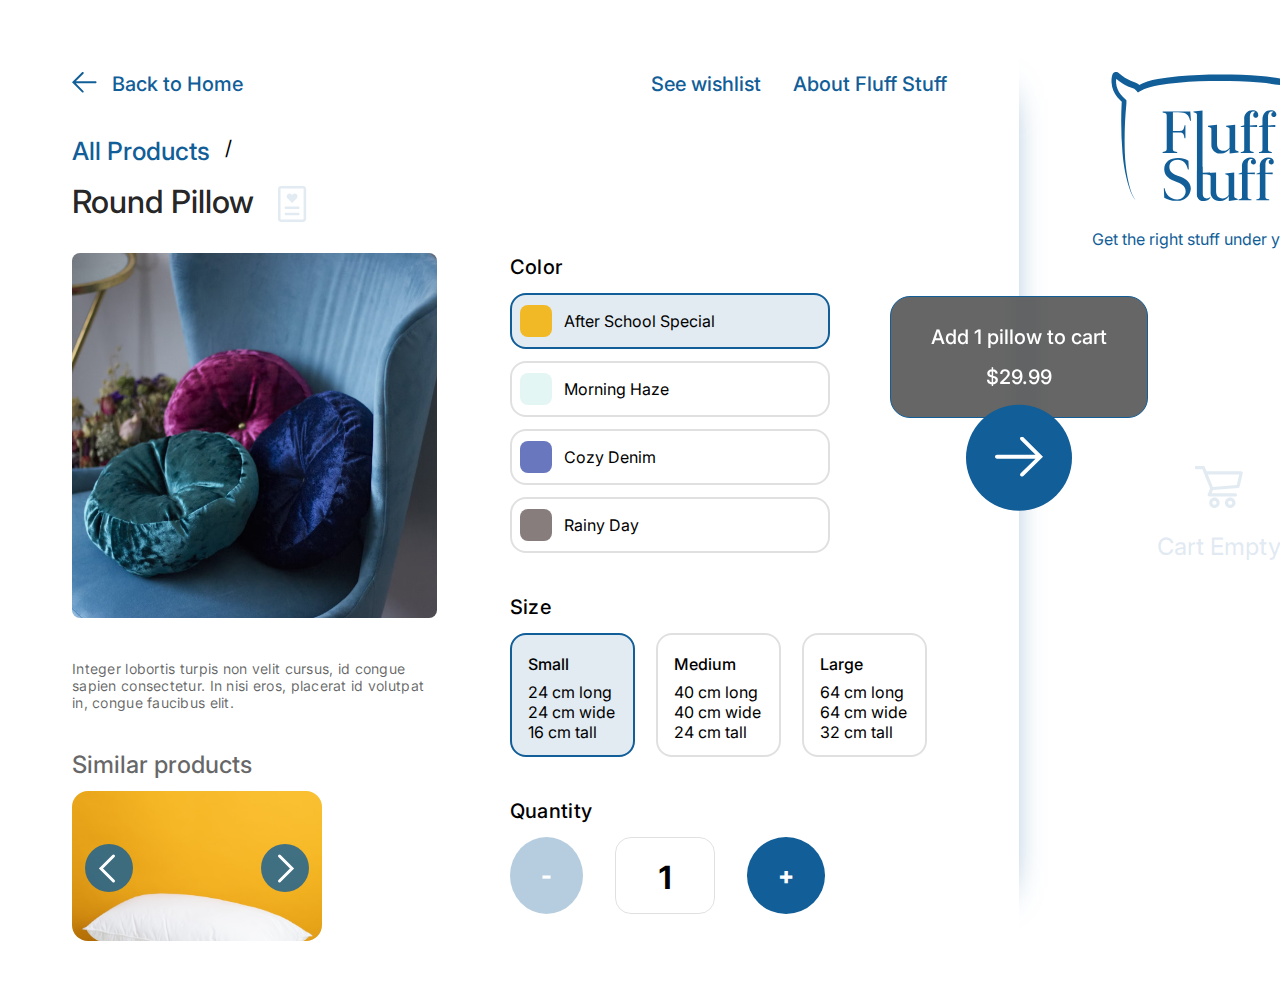
<file: product-details-round.html>
<!DOCTYPE html>
<html lang="en">
  <head>
    <meta charset="UTF-8" />
    <meta http-equiv="X-UA-Compatible" content="IE=edge" />
    <meta name="viewport" content="width=device-width, initial-scale=1.0" />
    <link rel="stylesheet" href="./styles/style.css" />
    <script defer src="./scripts/product-details.js"></script>
    <title>Fluff Stuff | Round Pillows</title>
  </head>
  <body>
    <!-- The wrapper for the whole page -->
    <div class="wrapper">
      <!-- The contents of the details page -->

      <div class="product-details-content">
        <div class="top-bar">
          <a
            href="./index.html"
            class="back-link"
            aria-label="Link back to Home"
            ><img src="./images/Back_Arrow.svg" alt="Back Arrow Icon" />
            <p>Back to Home</p>
          </a>

          <a
            href="./wishlist.html"
            class="link"
            aria-label="Link to Wishlist Page"
            >See wishlist
          </a>
          <a href="./about.html" class="link" aria-label="Link to About page"
            >About Fluff Stuff
          </a>
        </div>
        <!-- Breadcrumb navigation to establish the layout of the information architecture. -->
        <div class="breadcrumbs">
          <a
            href="./product-browsing.html"
            class="link"
            aria-label="Link to All Products"
            >All Products</a
          >
          <p>/</p>
        </div>
        <div class="shadow-element"></div>
        <div id="title-block">
          <h1 id="details-title">Round Pillow</h1>
          <img
            src="./images/wishlist-inactive.svg"
            alt="Wishlist Icon"
            id="wishlist"
          />
        </div>
        <div class="details-container">
          <!-- Product details info -->
          <div class="details-data">
            <img
              class="details-image"
              src="./images/round.jpg"
              alt="Image of dark red couch pillows"
            />
            <p class="details-content">
              Integer lobortis turpis non velit cursus, id congue sapien
              consectetur. In nisi eros, placerat id volutpat in, congue
              faucibus elit.
            </p>
            <div class="details-carousel">
              <h1>Similar products</h1>

              <img
                src="./images/carousel-1.jpg"
                alt="Carousel image"
                id="carousel-image"
              />
              <button id="carousel-next">
                <img
                  src="./images/carousel-next.svg"
                  alt="carousel previous"
                  id="carousel-next-icon"
                />
              </button>
              <button id="carousel-prev">
                <img
                  src="./images/carousel-prev.svg"
                  alt="carousel previous"
                  id="carousel-prev-icon"
                />
              </button>
            </div>
          </div>
          <!-- Product customization options -->
          <div class="details-options">
            <div class="details-color">
              <h2>Color</h2>
              <div class="color-options">
                <div class="container">
                  <input
                    type="radio"
                    name="color-picker"
                    id="after-school-special"
                    aria-label="After School Special"
                    checked
                  />
                  <label for="after-school-special"
                    ><span class="colorbox afterschool"></span>
                    <span>After School Special</span></label
                  >
                </div>

                <div class="container">
                  <input
                    type="radio"
                    name="color-picker"
                    id="morning-haze"
                    aria-label="Morning Haze"
                  />
                  <label for="morning-haze"
                    ><span class="colorbox morninghaze"></span>
                    <span>Morning Haze</span></label
                  >
                </div>

                <div class="container">
                  <input
                    type="radio"
                    name="color-picker"
                    id="cozy-denim"
                    aria-label="Cozy Denim"
                  />
                  <label for="cozy-denim"
                    ><span class="colorbox cozydenim"></span>
                    <span>Cozy Denim</span></label
                  >
                </div>

                <div class="container">
                  <input
                    type="radio"
                    name="color-picker"
                    id="rainy-day"
                    aria-label="Rainy Day"
                  />
                  <label for="rainy-day"
                    ><span class="colorbox rainyday"></span>
                    <span>Rainy Day</span></label
                  >
                </div>
              </div>
            </div>
            <div class="details-size">
              <h2>Size</h2>
              <div class="size-options">
                <div class="container size-container">
                  <input
                    type="radio"
                    name="size-picker"
                    id="Small"
                    aria-label="Small Size"
                    checked
                  />
                  <label class="size-label" for="Small">
                    <span class="size-title">Small</span>
                    <span>24 cm long 24 cm wide 16 cm tall</span></label
                  >
                </div>

                <div class="container size-container">
                  <input
                    type="radio"
                    name="size-picker"
                    id="Medium"
                    aria-label="Medium Size"
                  />
                  <label class="size-label" for="Medium"
                    ><span class="size-title">Medium </span>
                    <span>40 cm long 40 cm wide 24 cm tall</span></label
                  >
                </div>

                <div class="container size-container">
                  <input
                    type="radio"
                    name="size-picker"
                    id="Large"
                    aria-label="Large Size"
                  />
                  <label class="size-label" for="Large"
                    ><span class="size-title">Large</span>
                    <span>64 cm long 64 cm wide 32 cm tall</span></label
                  >
                </div>
              </div>
            </div>
            <div class="details-quantity">
              <h2>Quantity</h2>
              <div class="quantity-unit">
                <button class="decrease" aria-label="Decrease Quantity">
                  -
                </button>
                <h1 id="quantity-value">1</h1>
                <button class="increase" aria-label="Increase Quantity">
                  +
                </button>
              </div>
            </div>
          </div>
        </div>
        <!-- Add to cart unit -->
        <div class="add-to-cart">
          <h2 id="add-to-cart-text">
            Add 1 pillow to cart <br />
            $27.99
          </h2>
          <button id="add-to-cart-button" aria-label="Add to cart">
            <img
              src="./images/white_arrow.svg"
              alt="White forward arrow icon"
            />
          </button>
        </div>
      </div>
      <!-- Global navigation -->
      <nav>
        <div class="header">
          <a href="./index.html" aria-label="Link to Home"
            ><div id="logo">
              <img src="./images/Logo.svg" alt="Fluff Stuff" /></div
          ></a>
          <p id="sub-title">Get the right stuff under your head</p>
        </div>
        <div class="cart">
          <img id="cart-image" src="./images/Cart.svg" alt="Empty Cart" />
          <h2 id="cart-status">Cart Empty</h2>
          <a href="cart.html"><button id="go-to-cart">Go to cart</button></a>
        </div>
        <div class="about-section"></div>
      </nav>
    </div>
  </body>
</html>
</file>
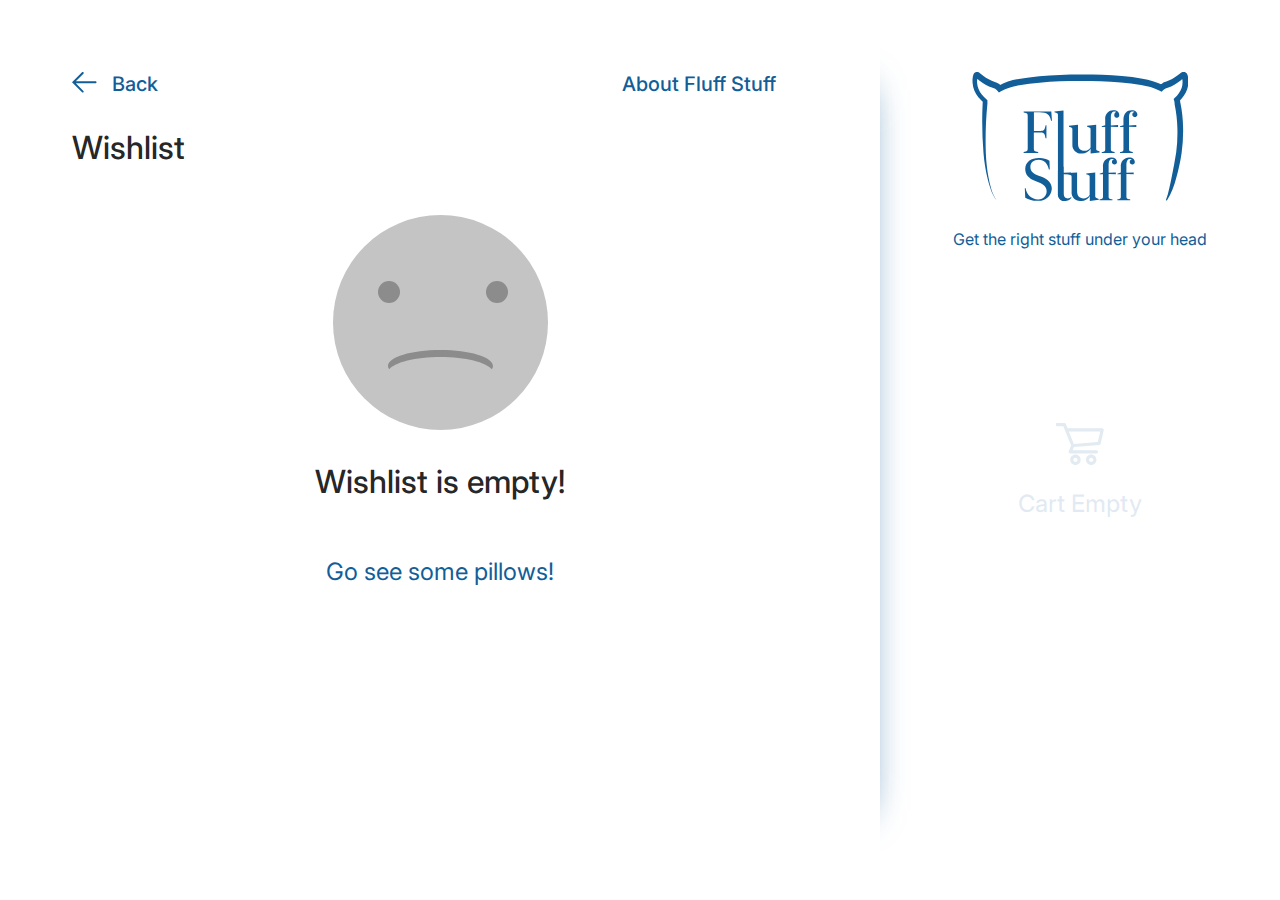
<file: wishlist.html>
<!DOCTYPE html>
<html lang="en">
  <head>
    <meta charset="UTF-8" />
    <meta http-equiv="X-UA-Compatible" content="IE=edge" />
    <meta name="viewport" content="width=device-width, initial-scale=1.0" />
    <link rel="stylesheet" href="./styles/style.css" />
    <script defer src="./scripts/wishlist.js"></script>
    <title>Fluff Stuff | All Products</title>
  </head>
  <body>
    <!-- The wrapper for the whole page -->
    <div class="wrapper">
      <!-- The content of the product listing page -->

      <div class="wishlist-content">
        <div class="top-bar">
          <a href="#" class="back-link" aria-label="Link back to home"
            ><img src="./images/Back_Arrow.svg" alt="Back Arrow" />
            <p>Back</p>
          </a>
          <a href="./about.html" class="link" aria-label="Link to About Page"
            >About Fluff Stuff
          </a>
        </div>
        <div class="shadow-element"></div>
        <h1 id="page-title">Wishlist</h1>
        <div id="wishlist-body"></div>
        <div class="empty-wishlist">
          <img src="./images/sadface.svg" alt="" />
          <h1>Wishlist is empty!</h1>
          <a href="./product-browsing.html">Go see some pillows!</a>
        </div>
      </div>
      <!-- The global navigation -->
      <nav>
        <div class="header">
          <a href="./index.html" aria-label="Link to Home"
            ><div id="logo">
              <img src="./images/Logo.svg" alt="Fluff Stuff" /></div
          ></a>
          <p id="sub-title">Get the right stuff under your head</p>
        </div>
        <div class="cart">
          <img id="cart-image" src="./images/Cart.svg" alt="Empty Cart" />
          <h2 id="cart-status">Cart Empty</h2>
          <a href="cart.html"><button id="go-to-cart">Go to cart</button></a>
        </div>
      </nav>
    </div>
  </body>
</html>
</file>
<file: styles/style.css>
/* Importing font */
@import url("https://fonts.googleapis.com/css2?family=Inter:wght@400;500;600;700;900&display=swap");

/* Variable declaration for colors */
:root {
  --primary-blue: #115e98;
  --text-white: #ffffff;
  --text-peach: #ffd3d5;
  --text-black: rgba(0, 0, 0, 0.87);
  --text-gray: rgba(0, 0, 0, 0.6);
  --light-blue: rgba(17, 94, 152, 0.12);
  --mid-blue: rgba(17, 94, 152, 0.4);
  --light-gray: rgba(0, 0, 0, 0.12);
  --text-red: #ef4e76;
}

/* Setting global margin, padding and box-sizing */
* {
  margin: 0;
  padding: 0;
  box-sizing: border-box;
  font-family: Inter;
}

/* Setting global anchor tag styling */
a,
a:hover,
a:visited {
  color: var(--primary-blue);
  text-decoration: none;
}

/* Centering the page */
body {
  display: grid;
  place-content: center;
  width: 100%;
  height: 100%;
}

/* Styling the main wrapper for the page */
.wrapper {
  width: 100vw;
  min-height: 100vh;
  max-width: 1440px;
  display: grid;
  grid:
    "content nav" 100% /
    auto 25em;
}

/* Styling the layout of the home page content */
.home-content {
  grid-area: content;
  padding: 4.5em 0 4.5em 4.5em;
  display: grid;
  grid:
    "banner" 1fr
    "products" auto/
    100%;
}

/* Styling the main discount banner */
.banner {
  grid-area: banner;
  margin-bottom: 2em;
  position: relative;
  border-radius: 1em;
  padding: 16px;
  transition: transform 0.4s;
  box-shadow: 0px 0px 30px rgba(17, 94, 152, 0.03),
    0px 0px 20px rgba(17, 94, 152, 0.06), 0px 0px 10px rgba(17, 94, 152, 0.12);
}

.banner:hover {
  transform: translate(0, -8px);
}

.banner img {
  width: 100%;
  height: 100%;
  object-fit: cover;
  border-radius: 0.5em;
}

.banner-white-text {
  color: var(--text-white);
  font-weight: 500;
  font-size: 40px;
  position: absolute;
}

#banner-1 {
  left: 54%;
  top: 36%;
}

#banner-3 {
  left: 72%;
  top: 82%;
}

#banner-3 span {
  font-size: 24px;
  font-weight: 700;
  color: var(--text-peach);
  margin-left: 6px;
  vertical-align: text-top;
}

.disclaimer {
  font-size: 12px;
  position: absolute;
  color: var(--text-peach);
  bottom: 2em;
  left: 2em;
}

.banner-2 {
  color: var(--text-peach);
  font-weight: 400;
  font-size: 144px;
  position: absolute;
  left: 56.5%;
  top: 53.25%;
}

.banner-2 span {
  font-size: 48px;
}

#banner-2-outline {
  color: transparent;
  -webkit-text-stroke: 2px var(--primary-blue);
  font-weight: 400;
  font-size: 144px;
  position: absolute;
  transform: translate(8px, 8px);
}

/* Styling the products section of the home page */
.products {
  background-color: white;
  grid-area: products;
  display: grid;
  grid-auto-flow: column;
  grid-template-columns: 1fr 1fr 222px;
  width: 100%;
  position: relative;
}

.product-card {
  display: grid;
  grid:
    "image" 200px
    "label" 4.5em/
    100%;
  border-radius: 1em;
  padding: 16px 16px 0 16px;
  margin-right: 32px;
  transition: transform 0.4s;
  box-shadow: 0px 0px 30px rgba(17, 94, 152, 0.03),
    0px 0px 20px rgba(17, 94, 152, 0.06), 0px 0px 10px rgba(17, 94, 152, 0.12);
}

.product-card:hover {
  transform: translate(0, -8px);
}

.see-all {
  width: 222px;
  margin-right: 0;
}

.product-card .label {
  grid-area: label;
  display: grid;
  grid-auto-flow: column;
  grid-template-columns: 1fr auto;
  width: 100%;
}

.product-card .label h1 {
  font-weight: 500;
  color: var(--text-black);
  font-size: 20px;
  place-self: center start;
}

.product-card .label p {
  color: var(--text-gray);
  font-size: 0.875em;
  place-self: center end;
}

.see-all .label h1 {
  place-self: center end;
  color: var(--primary-blue);
}
.see-all .label img {
  place-self: center end;
  width: 24px;
  margin-left: 12px;
}

.product-image {
  grid-area: image;
  width: 100%;
  height: 100%;
  object-fit: cover;
  object-position: top;
  max-height: 240px;
  border-radius: 8px;
}

/* Styling the nav */
nav {
  grid-area: nav;
  display: grid;
  grid:
    "header" 12.5em
    "cart" 1fr
    "about" 10em/
    100%;
  padding-top: 4.5em;
  padding-bottom: 4.5em;
}

.home-nav-link {
  margin-top: 1em;
}

.header {
  grid-area: header;
  display: grid;
  place-content: start center;
  text-align: center;
}

#sub-title {
  margin-top: 1.5em;
  font-family: Inter;
  font-size: 1em;
  color: var(--primary-blue);
}

#logo {
  transition: transform 0.4s;
}
#logo:hover {
  transform: scale(1.05);
}

.cart {
  display: grid;
  place-content: center;
  text-align: center;
}

.cart img {
  left: 50%;
  position: relative;
  transform: translate(-50%);
}

#cart-status {
  font-weight: 500;
  font-size: 1.5em;
  color: var(--light-blue);
  position: relative;
  margin-top: 1em;
}

.about-section {
  grid-area: about;
  display: grid;
  place-content: end center;
}

/* Styling the links, hover and visited states */
.link {
  font-family: Inter;
  font-weight: 500;
  font-size: 1.25em;
  text-align: center;
}

.link:visited {
  color: var(--primary-blue);
}

.link:hover {
  text-decoration: underline;
}

.top-bar {
  /* background-color: red; */
  display: grid;
  grid-auto-flow: column;
  grid-template-columns: 1fr auto auto;
  grid-gap: 2em;
}

.back-link {
  display: grid;
  place-content: center start;
  grid-auto-flow: column;
}

.back-link:hover {
  text-decoration: underline;
}

.back-link p {
  color: var(--primary-blue);
  padding-left: 0.75em;
  font-size: 1.25em;
  font-weight: 500;
}

/* Stylingthe page title */
#page-title {
  font-weight: 500;
  font-size: 2em;
  color: var(--text-black);
  padding-top: 1em;
}

/* Layout and styling of the internal pages */
.product-listing-content,
.product-details-content,
.details-listing-card,
.shopping-cart-content,
.wishlist-content {
  background-color: #fff;
  /* height: 100%; */
  /* overflow-y: scroll;
  overflow-x: hidden; */
  position: relative;
  grid-area: content;
  padding: 4.5em 4.5em 4.5em 4.5em;
}

.shadow-element {
  background-color: var(--primary-blue);
  position: absolute;
  right: 2%;
  top: 10%;
  width: 40px;
  height: 80%;
  filter: blur(20px);
  z-index: -1;
}

/* Styling the product listing layout */
.product-listing-block,
.shopping-cart-block {
  display: grid;
  grid-template-columns: 1fr 1fr;
  grid-template-rows: 1fr 1fr;
  grid-gap: 2em;
  padding: 3em 0 0 0;
}

.product-listing-card,
.wishlist-card {
  background-color: #fff;
  padding: 2em;
  box-shadow: 0px 0px 30px rgba(17, 94, 152, 0.03),
    0px 0px 20px rgba(17, 94, 152, 0.06), 0px 0px 10px rgba(17, 94, 152, 0.12);
  border-radius: 1em;
  display: grid;
  grid:
    "image info" 2fr
    "buttons buttons" 1fr /
    auto 50%;
  grid-column-gap: 1em;
}

.product-listing-card {
  cursor: pointer;
}

.card-title {
  grid-area: info;
  font-weight: 500;
  font-size: 1.5em;
  color: var(--text-black);
}

.product-price {
  grid-area: info;
  font-size: 0.875em;
  color: var(--text-gray);
  padding-top: 0.75em;
}

.product-content {
  grid-area: info;
  color: var(--text-gray);
  font-size: 0.75em;
  letter-spacing: 0.02em;
  padding-top: 2em;
}

.product-listing-image {
  width: 155px;
  height: 155px;
  grid-area: image;
  border-radius: 0.5em;
}

.card-link {
  grid-area: buttons;
  display: grid;
  grid-auto-flow: column;
  grid-column-gap: 2em;
  place-content: end;
  width: 100%;
  height: 100%;
  font-weight: 500;
}

.wishlist-link {
  font-family: Inter;
  font-weight: 500;
  font-size: 1;
  margin-top: 1em;
}

/* Styling the product details page */
.breadcrumbs {
  display: grid;
  grid-auto-flow: column;
  place-content: start;
  font-size: 1.25em;
  margin-top: 2em;
}

.breadcrumbs p {
  padding: 0 0.75em 0 0.75em;
}

.breadcrumbs a {
  margin: 0;
}

#details-title {
  font-weight: 500;
  font-size: 2em;
  color: var(--text-black);
  margin: 0.5em 0 1em 0;
}

.details-container {
  position: relative;
  display: grid;
  grid:
    "data options" 1fr /
    auto 50%;
  grid-column-gap: 4.5em;
}

/* Styling the product details */
.details-data {
  grid-area: data;
  display: grid;
  grid:
    "image" auto
    "data" 1fr/
    100%;
}

.details-options {
  grid-area: options;
}

.details-image {
  grid-area: image;
  aspect-ratio: 1/1;
  max-width: 365px;
  border-radius: 0.5em;
  /* max-height: 280px; */
  object-fit: fill;
}

.details-content {
  grid-area: data;
  margin-top: 3em;
  font-size: 14px;
  color: var(--text-gray);
  letter-spacing: 0.02em;
}

.details-carousel {
  width: 100%;
  height: 100%;
  position: relative;
  max-width: 250px;
  max-height: 200px;
  place-self: end start;
}

.details-carousel h1 {
  grid-area: title;
  margin: 1.5em 0 0.5em 0;
  font-weight: 500;
  font-size: 1.5em;
  color: var(--text-gray);
}

.details-carousel img {
  width: 100%;
  height: 75%;
  max-width: 365px;
  max-height: 356px;
  object-fit: cover;
  border-radius: 1em;
}

.details-carousel button {
  position: absolute;
  background: transparent;

  border: none;
  top: 65%;
  transition: transform 0.2s ease-in-out, filter 0.2s ease-in-out;
}

#carousel-prev {
  left: 1em;
}

#carousel-next {
  right: 1em;
}

.details-carousel button:hover {
  transform: scale(1.2);
  filter: brightness(2);
}

.details-color h2,
.details-size h2,
.details-quantity h2 {
  font-weight: 500;
  font-size: 1.25em;
  line-height: 28px;
  letter-spacing: 0.02em;
}

.details-size h2,
.details-quantity h2 {
  margin-top: 2em;
}

/* Styling the color customization settings */
.color-options {
  grid-area: options;
}

.container {
  position: relative;
  width: 320px;
  height: 56px;
  margin-top: 0.75em;
}

.container input {
  position: absolute;
  opacity: 0;
  width: 0;
  height: 0;
}

label {
  display: grid;
  grid-auto-flow: column;
  place-content: center start;
  position: absolute;
  width: 100%;
  height: 100%;
  padding: 0.5em;
  border: 2px solid var(--light-gray);
  border-radius: 1em;
  cursor: pointer;
  transition: border 0.1s;
}

label span {
  padding-top: 6px;
}

.container input:checked + label {
  border: 2px solid var(--primary-blue);
  background-color: var(--light-blue);
}

.container input:hover + label {
  border: 2px solid var(--mid-blue);
}

.colorbox {
  height: 2em;
  width: 2em;
  border-radius: 0.5em;
  margin-right: 0.75em;
}

.afterschool {
  background-color: #f2b926;
}

.morninghaze {
  background-color: #e3f6f4;
}

.cozydenim {
  background-color: #6977bf;
}

.rainyday {
  background-color: #887d7d;
}

/* Styling the size options */
.size-options {
  width: fit-content;
  display: grid;
  grid-auto-flow: column;
}

.size-container {
  width: 130px;
  height: 124px;
  margin-right: 1em;
}

.size-label {
  display: block;
  width: 125px;
  padding: 0.5em 1em 0.5em 1em;
}

.size-label .size-title {
  display: block;
  padding-bottom: 0.5em;
  font-weight: 500;
  font-size: 1em;
}

/* Styling the quantity unit */
.quantity-unit {
  display: grid;
  grid-auto-flow: column;
  grid-gap: 2em;
  width: fit-content;
  margin-top: 0.75em;
}

.quantity-unit button {
  padding: 1em 1.3em 1em 1.3em;
  font-size: 1.5em;
  font-weight: 800;
  background-color: var(--primary-blue);
  color: white;
  border-radius: 100%;
  border: none;
}

.decrease {
  opacity: 0.3;
}

.increase,
.decrease {
  cursor: pointer;
  transition: transform 0.2s;
}

.increase:hover,
.decrease:hover {
  transform: scale(1.1);
}

.increase:active,
.decrease:active {
  background-color: var(--mid-blue);
}

.quantity-unit h1 {
  padding: 20px 32px 14px 32px;
  border: 1px solid var(--light-gray);
  border-radius: 0.5em;
}
#quantity-value {
  width: 100px;
  text-align: center;
}

/* Styling the add to cart unit */
.add-to-cart {
  position: absolute;
  z-index: 1;
  display: grid;
  right: 0;
  transform: translate(50%);
  top: 30%;
}

#add-to-cart-text {
  background-color: var(--text-gray);
  font-weight: 500;
  font-size: 1.25em;
  text-align: center;
  padding: 1em 2em 1em 2em;
  color: white;
  border-radius: 1em;
  border: 1px solid var(--primary-blue);
  backdrop-filter: blur(10px);
  line-height: 2;
}

.add-to-cart button {
  background-color: var(--primary-blue);
  width: fit-content;
  place-self: center;
  padding: 2em;
  width: 8em;
  height: 8em;
  transform: translate(0, -1em);
  border-radius: 100%;
  transition: transform 0.2s;
  border: none;
  transform-origin: 50% 140%;
  cursor: pointer;
}

.add-to-cart button:hover {
  transform: scale(1.1);
}

.add-to-card button:active {
  background-color: var(--mid-blue);
  border: 20px solid blue;
}

.add-to-cart input {
  margin: 1em;
  width: 8em;
  text-align: center;
  border-radius: 1em;
  font-size: 1em;
  padding: 1em;
}

.add-to-cart input::-webkit-inner-spin-button {
  -webkit-appearance: none;
  margin: 0;
}

.add-to-cart input:focus {
  outline: none;
}

#go-to-cart {
  background-color: var(--primary-blue);
  font-weight: 500;
  font-size: 1em;
  border: none;
  color: white;
  padding: 1em 4em 1em 4em;
  border-radius: 1em;
  margin-top: 2em;
  display: none;
  cursor: pointer;
  transition: transform 0.2s ease-in-out;
}

#go-to-cart:hover {
  transform: scale(1.05);
}

#about-modal {
  position: fixed;
  width: 100vw;
  height: 100vh;
  top: 0;
  left: 0;
  z-index: 2;
  background: rgba(17, 94, 152, 0.3);
  backdrop-filter: blur(40px);
  place-content: center;
  display: grid;
}

.about-card {
  position: relative;
  background-color: white;
  border-radius: 1em;
  box-shadow: 0px 0px 30px rgba(17, 94, 152, 0.03),
    0px 0px 20px rgba(17, 94, 152, 0.06), 0px 0px 10px rgba(17, 94, 152, 0.12);
  width: 65em;
  padding: 4.5em;
  display: grid;
  grid:
    "text map" 1fr /
    auto 1fr;
  grid-gap: 4.5em;
}

.about-data {
  grid-area: text;
}

.about-data h1 {
  font-weight: 500;
  font-size: 2em;
  color: var(--primary-blue);
}

.about-location {
  display: grid;
  grid-auto-flow: column;
  place-content: start;
  margin-top: 0.75em;
}

.about-location p {
  margin-left: 0.5em;
  font-family: Inter;
  font-weight: 500;
  font-size: 1em;
  color: var(--primary-blue);
}

.about-textblock {
  font-size: 0.875em;
  line-height: 140%;
  margin-top: 3em;
}

.map {
  grid-area: map;
}

#close-modal {
  position: absolute;
  top: 1.5em;
  right: 1.5em;
}

.discount-listing-card {
  background-color: #fff;
  padding: 2em;
  box-shadow: 0px 0px 30px rgba(17, 94, 152, 0.03),
    0px 0px 20px rgba(17, 94, 152, 0.06), 0px 0px 10px rgba(17, 94, 152, 0.12);
  border-radius: 1em;
  display: grid;
  grid:
    "image info" 2fr
    "image buttons" 1fr /
    auto 1fr;
  grid-column-gap: 2em;
  place-content: start;
  position: relative;
  margin-top: 2.5em;
}

.discount-card-title {
  font-weight: 500;
  font-size: 1.5em;
  color: var(--text-black);
}

.discount-price {
  font-size: 0.75em;
  color: var(--text-gray);
  margin-top: 1em;
}

.discount-offer {
  font-weight: 500;
  font-size: 1.5em;
  color: var(--text-red);
  position: absolute;
  right: 1.25em;
  top: 1.25em;
}

.discount-banner {
  /* background-color: var(--primary-blue); */
  padding: 0.9em;
  color: white;
  font-size: 1.5em;
  font-weight: 500;
  margin-top: 1.5em;
  text-align: center;
  background-image: url("../images/discount-banner.svg");
  background-size: contain;
  background-position: center;
  background-repeat: none;
}

.discount-listing-image {
  width: 124px;
  height: 124px;
  grid-area: image;
  border-radius: 0.5em;
}

.discount-listing-block {
  padding-bottom: 4.5em;
}

#added-modal {
  position: absolute;
  width: 100%;
  height: 100%;
  z-index: 2;
  background: rgba(17, 94, 152, 0.3);
  backdrop-filter: blur(40px);
  place-content: center;
  display: none;
}

#added-to-cart {
  padding: 4.5em;
  background: white;
  border-radius: 1em;
  font-weight: 500;
  font-size: 1.5em;
  color: var(--text-black);
  display: grid;
  place-content: center;
}

#add-confirm {
  background-color: var(--primary-blue);
  font-size: 0.75em;
  color: white;
  width: fit-content;
  place-self: center;
  padding: 1.5em 2em 1.5em 2em;
  margin-top: 2em;
  border-radius: 1em;
  border: none;
  cursor: pointer;
}

#cart-header {
  width: 100%;
  display: grid;
  grid:
    "item quantity subtotal delete" 100%/
    1fr 20% 20% 10%;
  text-align: center;
  padding: 1em 0 1em 0;
}

.cart-label {
  font-weight: 500;
  font-size: 1em;
  color: var(--text-black);
}

.cart-item {
  width: 100%;
  display: grid;
  grid:
    "product quantity subtotal delete" 100%/
    1fr 20% 20% 10%;
  border-bottom: 1px solid var(--primary-blue);
}

.cart-product {
  grid-area: product;
  display: grid;
  grid:
    "image title" 1fr
    "image details" 1fr /
    auto 1fr;
  padding: 2em;
}

.cart-product h1 {
  grid-area: title;
  font-weight: 500;
  font-size: 1.5em;
  color: var(--text-black);
}

.cart-product img {
  grid-area: image;
  place-self: center;
  height: 4.5em;
  width: 4.5em;
  border-radius: 0.5em;
  margin-right: 2em;
}

.cart-product-details {
  grid-area: details;
  display: grid;
  place-content: end start;
  grid-auto-flow: column;
}

.cart-product-color {
  padding-right: 1em;
  font-weight: 400;
  font-size: 1em;
  color: var(--text-gray);
  border-right: 1px solid var(--text-gray);
}

.cart-product-size {
  padding-left: 1em;
  font-weight: 400;
  font-size: 1em;
  color: var(--text-gray);
}

.cart-quantity {
  grid-area: quantity;
  display: grid;
  place-content: center;
  font-size: 1.5em;
  color: var(--text-gray);
  font-weight: 500;
  text-align: center;
  vertical-align: middle;
}

.cart-subtotal {
  grid-area: subtotal;
  display: grid;
  place-content: center;
  font-size: 1.5em;
  color: var(--text-gray);
  font-weight: 500;
  text-align: center;
  vertical-align: middle;
}

.cart-delete-item {
  background-color: transparent;
  border: 0;
  cursor: pointer;
}

.last-cart-item {
  border: none;
}

#cart-total-block {
  position: absolute;
  display: grid;
  grid-auto-flow: row;
  grid-template-columns: 50% 50%;
  width: 500px;
  right: 0;
  padding: 2em 4.5em 4.5em 0;
}

#final-sub-amount,
#final-delivery-amount,
#final-tax-amount {
  text-align: end;
  padding-top: 1.5em;
  font-family: Inter;
  font-weight: 600;
  font-size: 1em;

  color: var(--text-gray);
}

#final-total-amount {
  text-align: end;
  padding-top: 1.5em;

  font-weight: 500;
  font-size: 1.5em;

  text-align: right;

  color: var(--text-black);
}

.total {
  margin-top: 2em;
  border-top: 1px solid var(--light-blue);
  display: grid;
  grid-auto-flow: column;
  grid-column: span 2;
}

#final-subtotal,
#final-delivery,
#final-tax {
  padding-top: 1.5em;

  font-weight: 400;
  font-size: 1em;

  color: var(--text-gray);
}

#final-total {
  padding-top: 1.5em;
  font-weight: 400;
  font-size: 1.5em;

  color: var(--text-gray);
}

#checkout {
  background-color: var(--primary-blue);
  font-weight: 500;
  font-size: 1em;
  border: none;
  color: white;
  padding: 1em 4em 1em 4em;
  margin: 10em 4.5em 0 0;
  border-radius: 1em;
  margin-top: 2em;
  cursor: pointer;
  transition: transform 0.2s ease-in-out;
  right: 0;
  position: absolute;
}

#checkout:hover {
  transform: scale(1.05);
}

#cart-empty-display {
  display: none;
  text-align: center;
  padding: 4.5em;
  place-content: center;
}

#cart-empty-display img {
  margin: auto;
  padding: 2em;
}

#cart-empty-display h2 {
  padding: 1em;
  font-weight: 400;
}

#cart-empty-display h1 {
  font-weight: 500;
  font-size: 2em;

  color: var(--text-black);
}

#title-block {
  display: grid;
  grid-auto-flow: column;
  grid-template-columns: auto 1fr;
}

#wishlist {
  padding: 1.25em 0 0 1.5em;
  cursor: pointer;
}

#wishlist-body {
  display: grid;
  grid-template-columns: repeat(2, 1fr);
  grid-gap: 2em;
  padding-top: 4.5em;
}

.remove-button p {
  font-family: Inter;
  font-weight: 500;
  font-size: 1em;
  text-align: center;
  margin-top: 1em;
  color: var(--text-red);
}

.empty-wishlist {
  width: 100%;
  display: grid;
  place-content: center;
  padding: 1em;
  text-align: center;
}

.empty-wishlist img {
  margin: auto;
  padding: 2em;
}

.empty-wishlist h1 {
  font-weight: 500;
  font-size: 2em;
  color: var(--text-black);
  padding-bottom: 1em;
}

.empty-wishlist a {
  font-size: 1.5em;
  padding: 1em;
  font-weight: 400;
}
</file>
